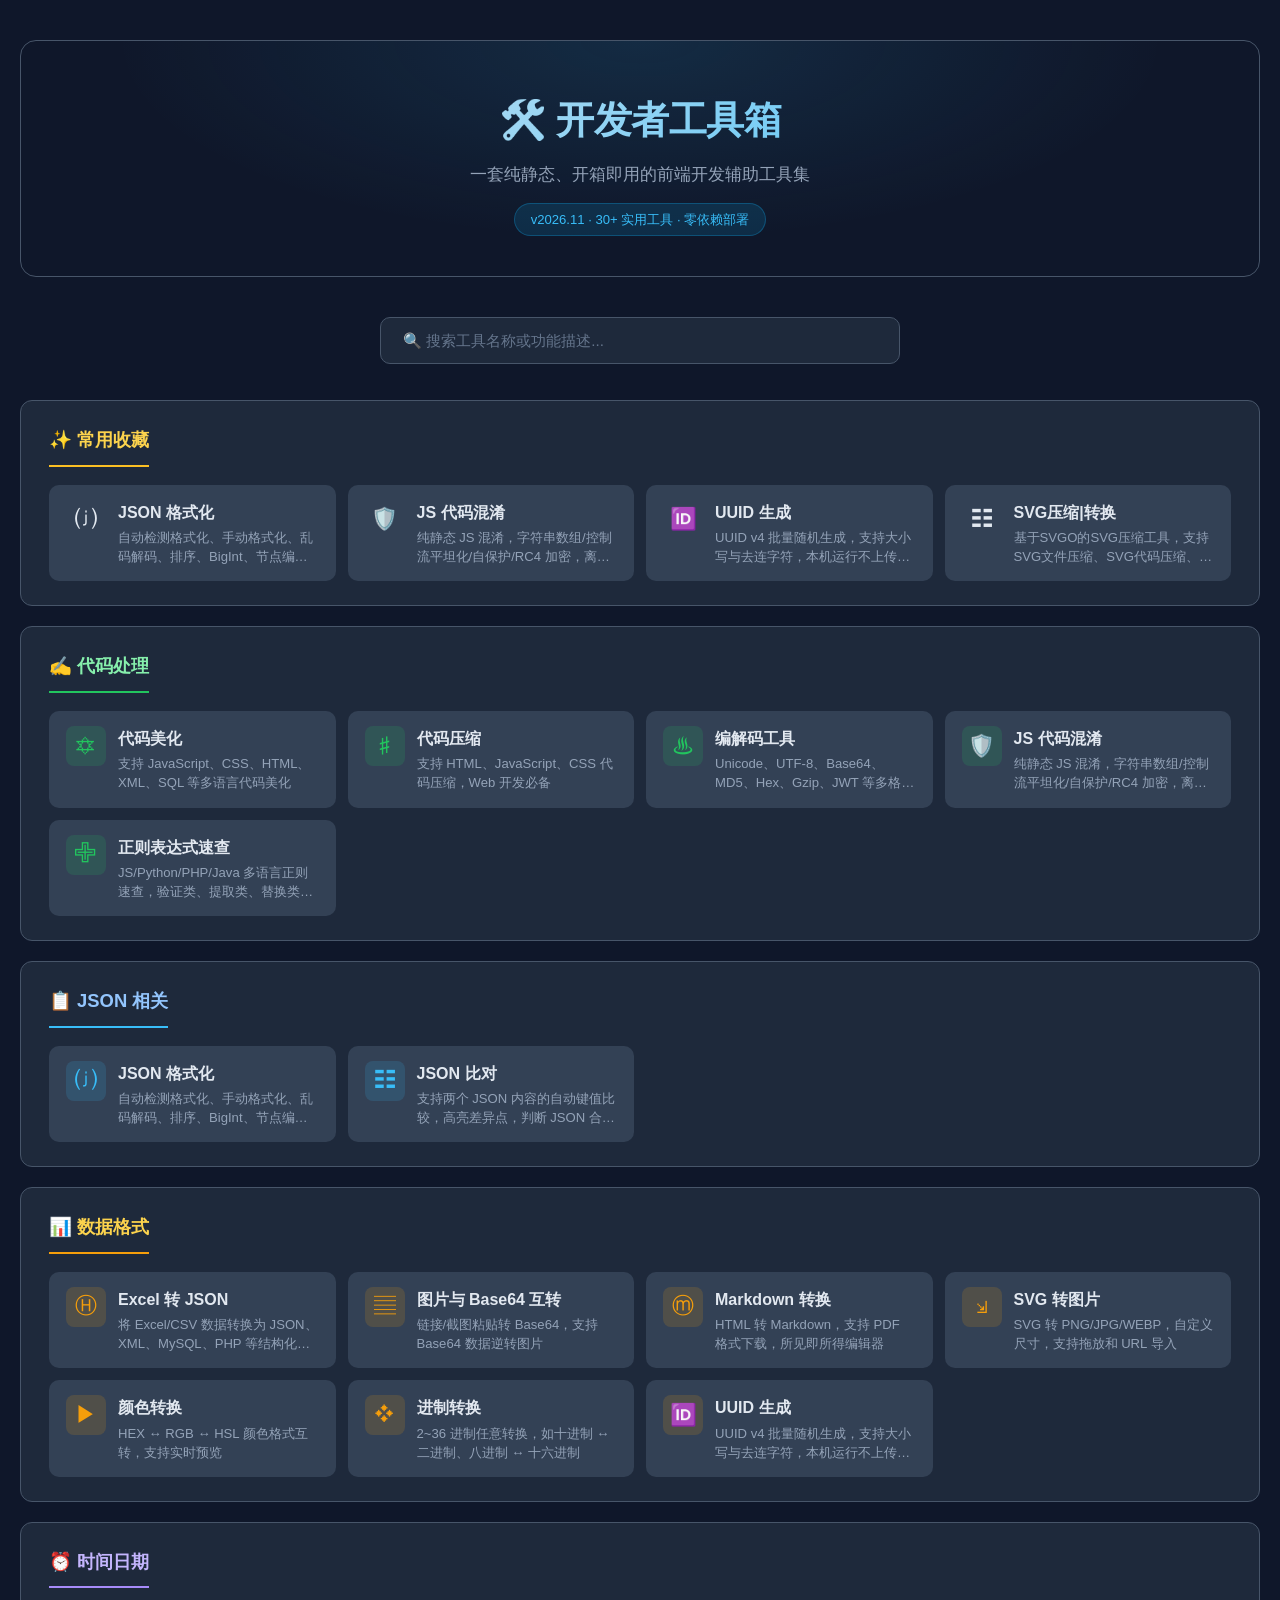
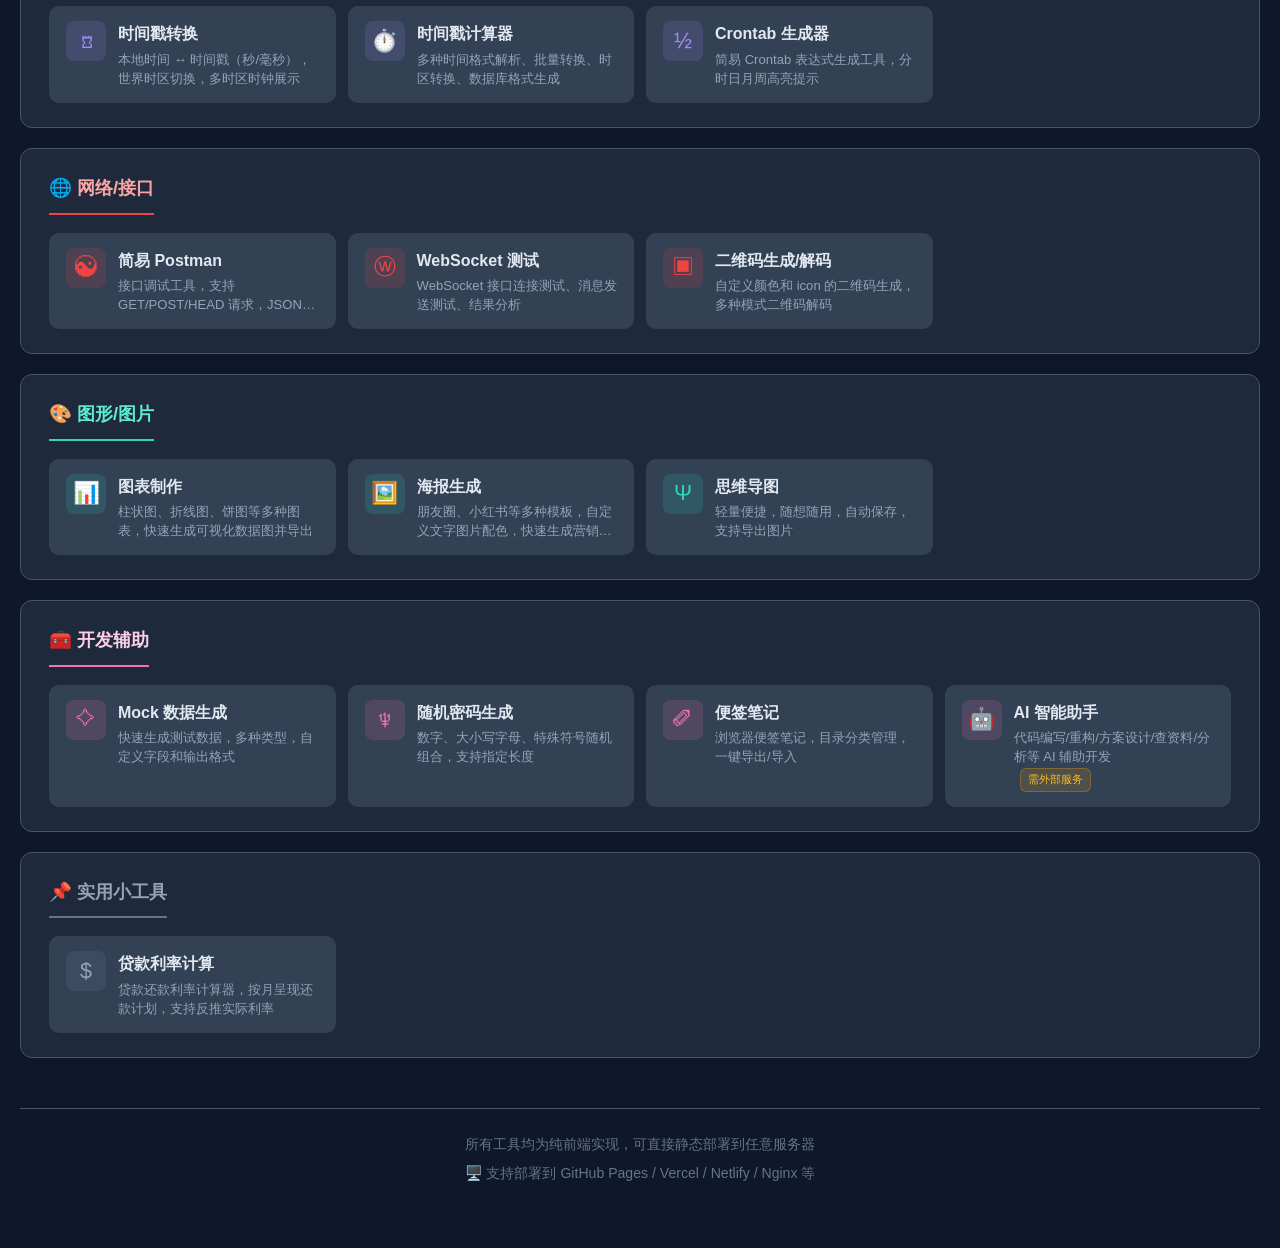
<file: index.html>
<!DOCTYPE html>
<html lang="zh-CN" class="custom-scroll">

    <head>
        <meta charset="UTF-8">
        <meta name="viewport" content="width=device-width, initial-scale=1.0">
        <title>开发者工具箱 - 前端开发必备工具集</title>
        <link rel="shortcut icon" type="image/svg+xml" href="./tool.svg">
        <link rel="icon" sizes="any" mask="" type="image/svg+xml" href="./tool.svg">
        <link rel="stylesheet" href="index.css">
    </head>

    <body>
        <div class="container">
            <div class="header">
                <h1>🛠️ 开发者工具箱</h1>
                <p>一套纯静态、开箱即用的前端开发辅助工具集</p>
                <div class="subtitle-badge">v2026.11 · 30+ 实用工具 · 零依赖部署</div>
            </div>
            <div class="search-box">
                <input type="text" id="searchInput" placeholder="🔍 搜索工具名称或功能描述...">
            </div>
            <!-- 常用收藏cat-fav -->
            <div class="category cat-fav" data-cat="fav">
                <h2 class="category-title">✨ 常用收藏</h2>
                <div class="tools-grid">
                    <a class="tool-card" href="json-format/index.html">
                        <div class="tool-icon">⒥</div>
                        <div class="tool-info">
                            <div class="tool-name">JSON 格式化</div>
                            <div class="tool-desc">自动检测格式化、手动格式化、乱码解码、排序、BigInt、节点编辑、下载</div>
                        </div>
                    </a>
                    <a class="tool-card" href="obfuscator/index.html">
                        <div class="tool-icon">🛡️</div>
                        <div class="tool-info">
                            <div class="tool-name">JS 代码混淆</div>
                            <div class="tool-desc">纯静态 JS 混淆，字符串数组/控制流平坦化/自保护/RC4 加密，离线可用</div>
                        </div>
                    </a>
                    <a class="tool-card" href="uuid/index.html">
                        <div class="tool-icon">🆔</div>
                        <div class="tool-info">
                            <div class="tool-name">UUID 生成</div>
                            <div class="tool-desc">UUID v4 批量随机生成，支持大小写与去连字符，本机运行不上传数据</div>
                        </div>
                    </a>
                    <a class="tool-card" href="svgo/index.html">
                        <div class="tool-icon">☷</div>
                        <div class="tool-info">
                            <div class="tool-name">SVG压缩|转换</div>
                            <div class="tool-desc">基于SVGO的SVG压缩工具，支持SVG文件压缩、SVG代码压缩、SVG转换为PNG图片</div>
                        </div>
                    </a>
                </div>
            </div>
            <!-- 代码处理 -->
            <div class="category cat-code" data-cat="code">
                <h2 class="category-title">✍ 代码处理</h2>
                <div class="tools-grid">
                    <a class="tool-card" href="code-beautify/index.html">
                        <div class="tool-icon">✡</div>
                        <div class="tool-info">
                            <div class="tool-name">代码美化</div>
                            <div class="tool-desc">支持 JavaScript、CSS、HTML、XML、SQL 等多语言代码美化</div>
                        </div>
                    </a>
                    <a class="tool-card" href="code-compress/index.html">
                        <div class="tool-icon">♯</div>
                        <div class="tool-info">
                            <div class="tool-name">代码压缩</div>
                            <div class="tool-desc">支持 HTML、JavaScript、CSS 代码压缩，Web 开发必备</div>
                        </div>
                    </a>
                    <a class="tool-card" href="en-decode/index.html">
                        <div class="tool-icon">♨</div>
                        <div class="tool-info">
                            <div class="tool-name">编解码工具</div>
                            <div class="tool-desc">Unicode、UTF-8、Base64、MD5、Hex、Gzip、JWT 等多格式编解码</div>
                        </div>
                    </a>
                    <a class="tool-card" href="obfuscator/index.html">
                        <div class="tool-icon">🛡️</div>
                        <div class="tool-info">
                            <div class="tool-name">JS 代码混淆</div>
                            <div class="tool-desc">纯静态 JS 混淆，字符串数组/控制流平坦化/自保护/RC4 加密，离线可用</div>
                        </div>
                    </a>
                    <a class="tool-card" href="regexp/index.html">
                        <div class="tool-icon">✙</div>
                        <div class="tool-info">
                            <div class="tool-name">正则表达式速查</div>
                            <div class="tool-desc">JS/Python/PHP/Java 多语言正则速查，验证类、提取类、替换类等常用模式</div>
                        </div>
                    </a>
                </div>
            </div>
            <!-- JSON 相关 -->
            <div class="category cat-json" data-cat="json">
                <h2 class="category-title">📋 JSON 相关</h2>
                <div class="tools-grid">
                    <a class="tool-card" href="json-format/index.html">
                        <div class="tool-icon">⒥</div>
                        <div class="tool-info">
                            <div class="tool-name">JSON 格式化</div>
                            <div class="tool-desc">自动检测格式化、手动格式化、乱码解码、排序、BigInt、节点编辑、下载</div>
                        </div>
                    </a>
                    <a class="tool-card" href="json-diff/index.html">
                        <div class="tool-icon">☷</div>
                        <div class="tool-info">
                            <div class="tool-name">JSON 比对</div>
                            <div class="tool-desc">支持两个 JSON 内容的自动键值比较，高亮差异点，判断 JSON 合法性</div>
                        </div>
                    </a>
                </div>
            </div>
            <!-- 数据格式 -->
            <div class="category cat-data" data-cat="data">
                <h2 class="category-title">📊 数据格式</h2>
                <div class="tools-grid">
                    <a class="tool-card" href="excel2json/index.html">
                        <div class="tool-icon">Ⓗ</div>
                        <div class="tool-info">
                            <div class="tool-name">Excel 转 JSON</div>
                            <div class="tool-desc">将 Excel/CSV 数据转换为 JSON、XML、MySQL、PHP 等结构化格式</div>
                        </div>
                    </a>
                    <a class="tool-card" href="image-base64/index.html">
                        <div class="tool-icon">▤</div>
                        <div class="tool-info">
                            <div class="tool-name">图片与 Base64 互转</div>
                            <div class="tool-desc">链接/截图粘贴转 Base64，支持 Base64 数据逆转图片</div>
                        </div>
                    </a>
                    <a class="tool-card" href="html2markdown/index.html">
                        <div class="tool-icon">ⓜ</div>
                        <div class="tool-info">
                            <div class="tool-name">Markdown 转换</div>
                            <div class="tool-desc">HTML 转 Markdown，支持 PDF 格式下载，所见即所得编辑器</div>
                        </div>
                    </a>
                    <a class="tool-card" href="svg-converter/index.html">
                        <div class="tool-icon">⇲</div>
                        <div class="tool-info">
                            <div class="tool-name">SVG 转图片</div>
                            <div class="tool-desc">SVG 转 PNG/JPG/WEBP，自定义尺寸，支持拖放和 URL 导入</div>
                        </div>
                    </a>
                    <a class="tool-card" href="trans-color/index.html">
                        <div class="tool-icon">▶</div>
                        <div class="tool-info">
                            <div class="tool-name">颜色转换</div>
                            <div class="tool-desc">HEX ↔ RGB ↔ HSL 颜色格式互转，支持实时预览</div>
                        </div>
                    </a>
                    <a class="tool-card" href="trans-radix/index.html">
                        <div class="tool-icon">❖</div>
                        <div class="tool-info">
                            <div class="tool-name">进制转换</div>
                            <div class="tool-desc">2~36 进制任意转换，如十进制 ↔ 二进制、八进制 ↔ 十六进制</div>
                        </div>
                    </a>
                    <a class="tool-card" href="uuid/index.html">
                        <div class="tool-icon">🆔</div>
                        <div class="tool-info">
                            <div class="tool-name">UUID 生成</div>
                            <div class="tool-desc">UUID v4 批量随机生成，支持大小写与去连字符，本机运行不上传数据</div>
                        </div>
                    </a>
                </div>
            </div>
            <!-- 时间日期 -->
            <div class="category cat-time" data-cat="time">
                <h2 class="category-title">⏰ 时间日期</h2>
                <div class="tools-grid">
                    <a class="tool-card" href="timestamp/index.html">
                        <div class="tool-icon">♖</div>
                        <div class="tool-info">
                            <div class="tool-name">时间戳转换</div>
                            <div class="tool-desc">本地时间 ↔ 时间戳（秒/毫秒），世界时区切换，多时区时钟展示</div>
                        </div>
                    </a>
                    <a class="tool-card" href="datetime-calc/index.html">
                        <div class="tool-icon">⏱️</div>
                        <div class="tool-info">
                            <div class="tool-name">时间戳计算器</div>
                            <div class="tool-desc">多种时间格式解析、批量转换、时区转换、数据库格式生成</div>
                        </div>
                    </a>
                    <a class="tool-card" href="crontab/index.html">
                        <div class="tool-icon">½</div>
                        <div class="tool-info">
                            <div class="tool-name">Crontab 生成器</div>
                            <div class="tool-desc">简易 Crontab 表达式生成工具，分时日月周高亮提示</div>
                        </div>
                    </a>
                </div>
            </div>
            <!-- 网络/接口 -->
            <div class="category cat-net" data-cat="net">
                <h2 class="category-title">🌐 网络/接口</h2>
                <div class="tools-grid">
                    <a class="tool-card" href="postman/index.html">
                        <div class="tool-icon">☯</div>
                        <div class="tool-info">
                            <div class="tool-name">简易 Postman</div>
                            <div class="tool-desc">接口调试工具，支持 GET/POST/HEAD 请求，JSON 内容自动格式化</div>
                        </div>
                    </a>
                    <a class="tool-card" href="websocket/index.html">
                        <div class="tool-icon">ⓦ</div>
                        <div class="tool-info">
                            <div class="tool-name">WebSocket 测试</div>
                            <div class="tool-desc">WebSocket 接口连接测试、消息发送测试、结果分析</div>
                        </div>
                    </a>
                    <a class="tool-card" href="qr-code/index.html">
                        <div class="tool-icon">▣</div>
                        <div class="tool-info">
                            <div class="tool-name">二维码生成/解码</div>
                            <div class="tool-desc">自定义颜色和 icon 的二维码生成，多种模式二维码解码</div>
                        </div>
                    </a>
                </div>
            </div>
            <!-- 图形/图片 -->
            <div class="category cat-graphic" data-cat="graphic">
                <h2 class="category-title">🎨 图形/图片</h2>
                <div class="tools-grid">
                    <a class="tool-card" href="chart-maker/index.html">
                        <div class="tool-icon">📊</div>
                        <div class="tool-info">
                            <div class="tool-name">图表制作</div>
                            <div class="tool-desc">柱状图、折线图、饼图等多种图表，快速生成可视化数据图并导出</div>
                        </div>
                    </a>
                    <a class="tool-card" href="poster-maker/index.html">
                        <div class="tool-icon">🖼️</div>
                        <div class="tool-info">
                            <div class="tool-name">海报生成</div>
                            <div class="tool-desc">朋友圈、小红书等多种模板，自定义文字图片配色，快速生成营销海报</div>
                        </div>
                    </a>
                    <a class="tool-card" href="naotu/index.html">
                        <div class="tool-icon">Ψ</div>
                        <div class="tool-info">
                            <div class="tool-name">思维导图</div>
                            <div class="tool-desc">轻量便捷，随想随用，自动保存，支持导出图片</div>
                        </div>
                    </a>
                </div>
            </div>
            <!-- 开发辅助 -->
            <div class="category cat-dev" data-cat="dev">
                <h2 class="category-title">🧰 开发辅助</h2>
                <div class="tools-grid">
                    <a class="tool-card" href="mock-data/index.html">
                        <div class="tool-icon">⟡</div>
                        <div class="tool-info">
                            <div class="tool-name">Mock 数据生成</div>
                            <div class="tool-desc">快速生成测试数据，多种类型，自定义字段和输出格式</div>
                        </div>
                    </a>
                    <a class="tool-card" href="password/index.html">
                        <div class="tool-icon">♆</div>
                        <div class="tool-info">
                            <div class="tool-name">随机密码生成</div>
                            <div class="tool-desc">数字、大小写字母、特殊符号随机组合，支持指定长度</div>
                        </div>
                    </a>
                    <a class="tool-card" href="sticky-notes/index.html">
                        <div class="tool-icon">✐</div>
                        <div class="tool-info">
                            <div class="tool-name">便签笔记</div>
                            <div class="tool-desc">浏览器便签笔记，目录分类管理，一键导出/导入</div>
                        </div>
                    </a>
                    <a class="tool-card" href="aiagent/index.html">
                        <div class="tool-icon">🤖</div>
                        <div class="tool-info">
                            <div class="tool-name">AI 智能助手</div>
                            <div class="tool-desc">代码编写/重构/方案设计/查资料/分析等 AI 辅助开发</div>
                            <span class="external-badge">需外部服务</span>
                        </div>
                    </a>
                </div>
            </div>
            <!-- 其他工具 -->
            <div class="category cat-other" data-cat="other">
                <h2 class="category-title">📌 实用小工具</h2>
                <div class="tools-grid">
                    <a class="tool-card" href="loan-rate/index.html">
                        <div class="tool-icon">$</div>
                        <div class="tool-info">
                            <div class="tool-name">贷款利率计算</div>
                            <div class="tool-desc">贷款还款利率计算器，按月呈现还款计划，支持反推实际利率</div>
                        </div>
                    </a>
                </div>
            </div>
            <div class="footer">
                <p>所有工具均为纯前端实现，可直接静态部署到任意服务器</p>
                <p style="margin-top: 6px;">🖥️ 支持部署到 GitHub Pages / Vercel / Netlify / Nginx 等</p>
            </div>
        </div>
        <script>
            // 搜索过滤
            (function () {
                const input = document.getElementById('searchInput');
                const categories = document.querySelectorAll('.category');
                const cards = document.querySelectorAll('.tool-card');

                input.addEventListener('input', function (e) {
                    const kw = e.target.value.trim().toLowerCase();
                    let visibleCategories = 0;

                    if (!kw) {
                        categories.forEach(c => c.classList.remove('hide'));
                        cards.forEach(c => c.classList.remove('hide'));
                        return;
                    }

                    categories.forEach(cat => {
                        let hasVisibleCard = false;
                        const catCards = cat.querySelectorAll('.tool-card');
                        catCards.forEach(card => {
                            const text = card.textContent.toLowerCase();
                            if (text.includes(kw)) {
                                card.classList.remove('hide');
                                hasVisibleCard = true;
                            } else {
                                card.classList.add('hide');
                            }
                        });
                        if (hasVisibleCard) {
                            cat.classList.remove('hide');
                            visibleCategories++;
                        } else {
                            cat.classList.add('hide');
                        }
                    });
                });
            })();
        </script>
    </body>

</html>
</file>
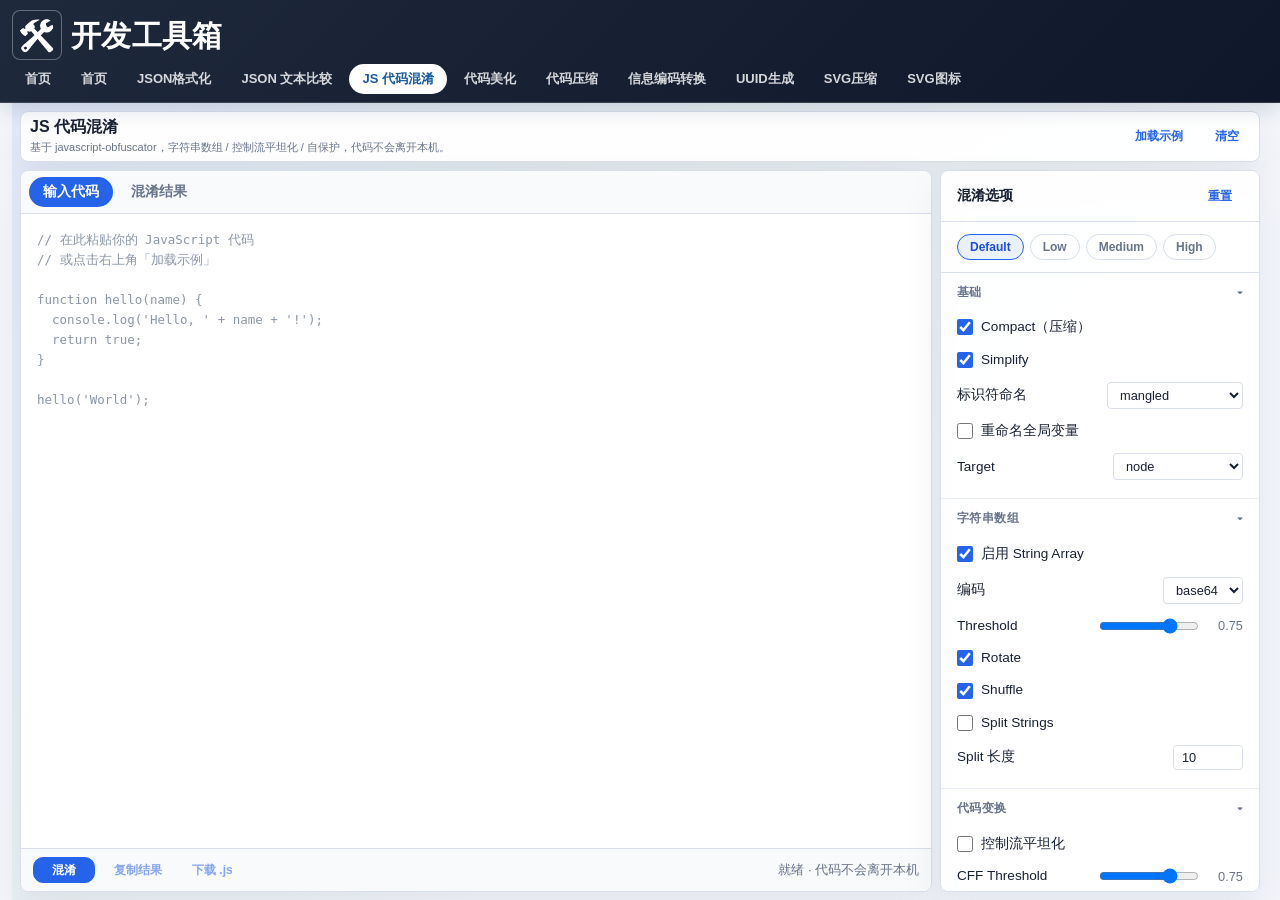
<file: obfuscator/index.html>
<!DOCTYPE html>
<html lang="zh-CN">

<head>
  <meta charset="UTF-8" />
  <meta name="viewport" content="width=device-width, initial-scale=1.0" />
  <title>JS Obfuscator - 纯静态版</title>
  <link rel="stylesheet" href="index.css" />
  <link rel="stylesheet" href="../site-header.css" />
</head>

<body>
  <!-- ========== 站点 Header：品牌 + 横向导航 ========== -->
  <header class="fh-site-header">
    <div class="fh-site-inner">
      <a href="../index.html" class="fh-site-brand">
        <span class="fh-site-logo"></span>
        <span class="fh-site-name">开发工具箱</span>
      </a>
      <nav aria-label="站点导航">
        <ul class="fh-site-nav">
            <li><a href="../index.html">首页</a></li>
                    <li><a href="../index.html">首页</a></li>
                    <li><a href="../json-format/index.html">JSON格式化</a></li>
                    <li><a href="../json-diff/index.html">JSON 文本比较</a></li>
                    <li><a href="../obfuscator/index.html" class="is-active">JS 代码混淆</a></li>
                    <li><a href="../code-beautify/index.html">代码美化</a></li>
                    <li><a href="../code-compress/index.html">代码压缩</a></li>
                    <li><a href="../en-decode/index.html">信息编码转换</a></li>
                    <li><a href="../uuid/index.html">UUID生成</a></li>
                    <li><a href="../svgo/index.html">SVG压缩</a></li>
                    <li><a href="../svgico/index.html">SVG图标</a></li>
        </ul>
      </nav>
    </div>
  </header>

  <div class="fh-app">
    <header class="fh-tool-header">
      <div class="fh-header-stack">
        <div class="fh-brand-block">
          <h1>JS 代码混淆</h1>
        </div>
        <p class="fh-mode-note">基于 javascript-obfuscator，字符串数组 / 控制流平坦化 / 自保护，代码不会离开本机。</p>
      </div>
      <div class="fh-header-right">
        <button class="btn btn-secondary" id="btnLoadExample">加载示例</button>
        <button class="btn btn-secondary" id="btnClear">清空</button>
      </div>
    </header>

    <main>
      <div class="editor-area">
        <div class="tabs">
          <button class="tab active" data-tab="input">输入代码</button>
          <button class="tab" data-tab="output">混淆结果</button>
        </div>
        <div class="panels">
          <div class="panel active" id="panel-input">
            <textarea id="input"
              placeholder="// 在此粘贴你的 JavaScript 代码&#10;// 或点击右上角「加载示例」&#10;&#10;function hello(name) {&#10;  console.log('Hello, ' + name + '!');&#10;  return true;&#10;}&#10;&#10;hello('World');"
              spellcheck="false"></textarea>
          </div>
          <div class="panel" id="panel-output">
            <textarea id="output" placeholder="混淆后的代码会显示在这里…" spellcheck="false" readonly></textarea>
          </div>
        </div>
        <div class="toolbar">
          <button class="btn btn-primary" id="btnObfuscate">
            <span id="btnText">混淆</span>
          </button>
          <button class="btn btn-secondary" id="btnCopy" disabled>复制结果</button>
          <button class="btn btn-secondary" id="btnDownload" disabled>下载 .js</button>
          <span class="status" id="status">就绪 · 代码不会离开本机</span>
        </div>
      </div>

      <aside class="sidebar">
        <div class="sidebar-header">
          混淆选项
          <button class="btn btn-secondary" id="btnResetOpts" style="padding:4px 10px;font-size:0.75rem">重置</button>
        </div>

        <div class="presets">
          <button class="preset active" data-preset="default">Default</button>
          <button class="preset" data-preset="low">Low</button>
          <button class="preset" data-preset="medium">Medium</button>
          <button class="preset" data-preset="high">High</button>
        </div>

        <!-- Basic -->
        <div class="option-group">
          <div class="option-group-title">基础</div>
          <div class="option-body">
            <div class="opt">
              <label><input type="checkbox" id="opt-compact" checked> Compact（压缩）</label>
            </div>
            <div class="opt">
              <label><input type="checkbox" id="opt-simplify" checked> Simplify</label>
            </div>
            <div class="opt">
              <label>标识符命名</label>
              <select id="opt-identifierNamesGenerator">
                <option value="mangled" selected>mangled</option>
                <option value="mangled-shuffled">mangled-shuffled</option>
                <option value="hexadecimal">hexadecimal</option>
              </select>
            </div>
            <div class="opt">
              <label><input type="checkbox" id="opt-renameGlobals"> 重命名全局变量</label>
            </div>
            <div class="opt">
              <label>Target</label>
              <select id="opt-target">
                <option value="node" selected>node</option>
                <option value="browser">browser</option>
                <option value="browser-no-eval">browser-no-eval</option>
              </select>
            </div>
          </div>
        </div>

        <!-- String Array -->
        <div class="option-group">
          <div class="option-group-title">字符串数组</div>
          <div class="option-body">
            <div class="opt">
              <label><input type="checkbox" id="opt-stringArray" checked> 启用 String Array</label>
            </div>
            <div class="opt">
              <label>编码</label>
              <select id="opt-stringArrayEncoding">
                <option value="none">none</option>
                <option value="base64" selected>base64</option>
                <option value="rc4">rc4</option>
              </select>
            </div>
            <div class="opt">
              <label>Threshold</label>
              <input type="range" id="opt-stringArrayThreshold" min="0" max="1" step="0.05" value="0.75">
              <span class="range-val" id="val-stringArrayThreshold">0.75</span>
            </div>
            <div class="opt">
              <label><input type="checkbox" id="opt-stringArrayRotate" checked> Rotate</label>
            </div>
            <div class="opt">
              <label><input type="checkbox" id="opt-stringArrayShuffle" checked> Shuffle</label>
            </div>
            <div class="opt">
              <label><input type="checkbox" id="opt-splitStrings"> Split Strings</label>
            </div>
            <div class="opt">
              <label>Split 长度</label>
              <input type="number" id="opt-splitStringsChunkLength" min="1" value="10" style="width:70px">
            </div>
          </div>
        </div>

        <!-- Transforms -->
        <div class="option-group">
          <div class="option-group-title">代码变换</div>
          <div class="option-body">
            <div class="opt">
              <label><input type="checkbox" id="opt-controlFlowFlattening"> 控制流平坦化</label>
            </div>
            <div class="opt">
              <label>CFF Threshold</label>
              <input type="range" id="opt-controlFlowFlatteningThreshold" min="0" max="1" step="0.05" value="0.75">
              <span class="range-val" id="val-controlFlowFlatteningThreshold">0.75</span>
            </div>
            <div class="opt">
              <label><input type="checkbox" id="opt-deadCodeInjection"> 死代码注入</label>
            </div>
            <div class="opt">
              <label>DCI Threshold</label>
              <input type="range" id="opt-deadCodeInjectionThreshold" min="0" max="1" step="0.05" value="0.4">
              <span class="range-val" id="val-deadCodeInjectionThreshold">0.4</span>
            </div>
            <div class="opt">
              <label><input type="checkbox" id="opt-numbersToExpressions"> 数字转表达式</label>
            </div>
            <div class="opt">
              <label><input type="checkbox" id="opt-transformObjectKeys"> 转换对象键</label>
            </div>
            <div class="opt">
              <label><input type="checkbox" id="opt-unicodeEscapeSequence"> Unicode 转义</label>
            </div>
          </div>
        </div>

        <!-- Protection -->
        <div class="option-group">
          <div class="option-group-title">防护</div>
          <div class="option-body">
            <div class="opt">
              <label><input type="checkbox" id="opt-selfDefending"> Self Defending</label>
            </div>
            <div class="opt">
              <label><input type="checkbox" id="opt-debugProtection"> Debug Protection</label>
            </div>
            <div class="opt">
              <label><input type="checkbox" id="opt-disableConsoleOutput"> 禁用 console</label>
            </div>
          </div>
        </div>

        <p class="hint">
          基于开源库 <a href="https://github.com/javascript-obfuscator/javascript-obfuscator" target="_blank"
            rel="noopener">javascript-obfuscator</a>。<br>
          所有处理均在浏览器本地完成，代码不会上传。<br>
          高强度选项（控制流 + 死代码）会显著增大体积并降低运行性能。
        </p>
      </aside>
    </main>
  </div>

  <div class="toast" id="toast"></div>

  <!-- javascript-obfuscator 官方浏览器构建（已本地化到本工具目录，纯静态离线运行，无需网络） -->
  <script src="javascript-obfuscator.browser.js"></script>
  <script src="index.js"></script>
  <script src="../site-header.js"></script>
</body>

</html>
</file>
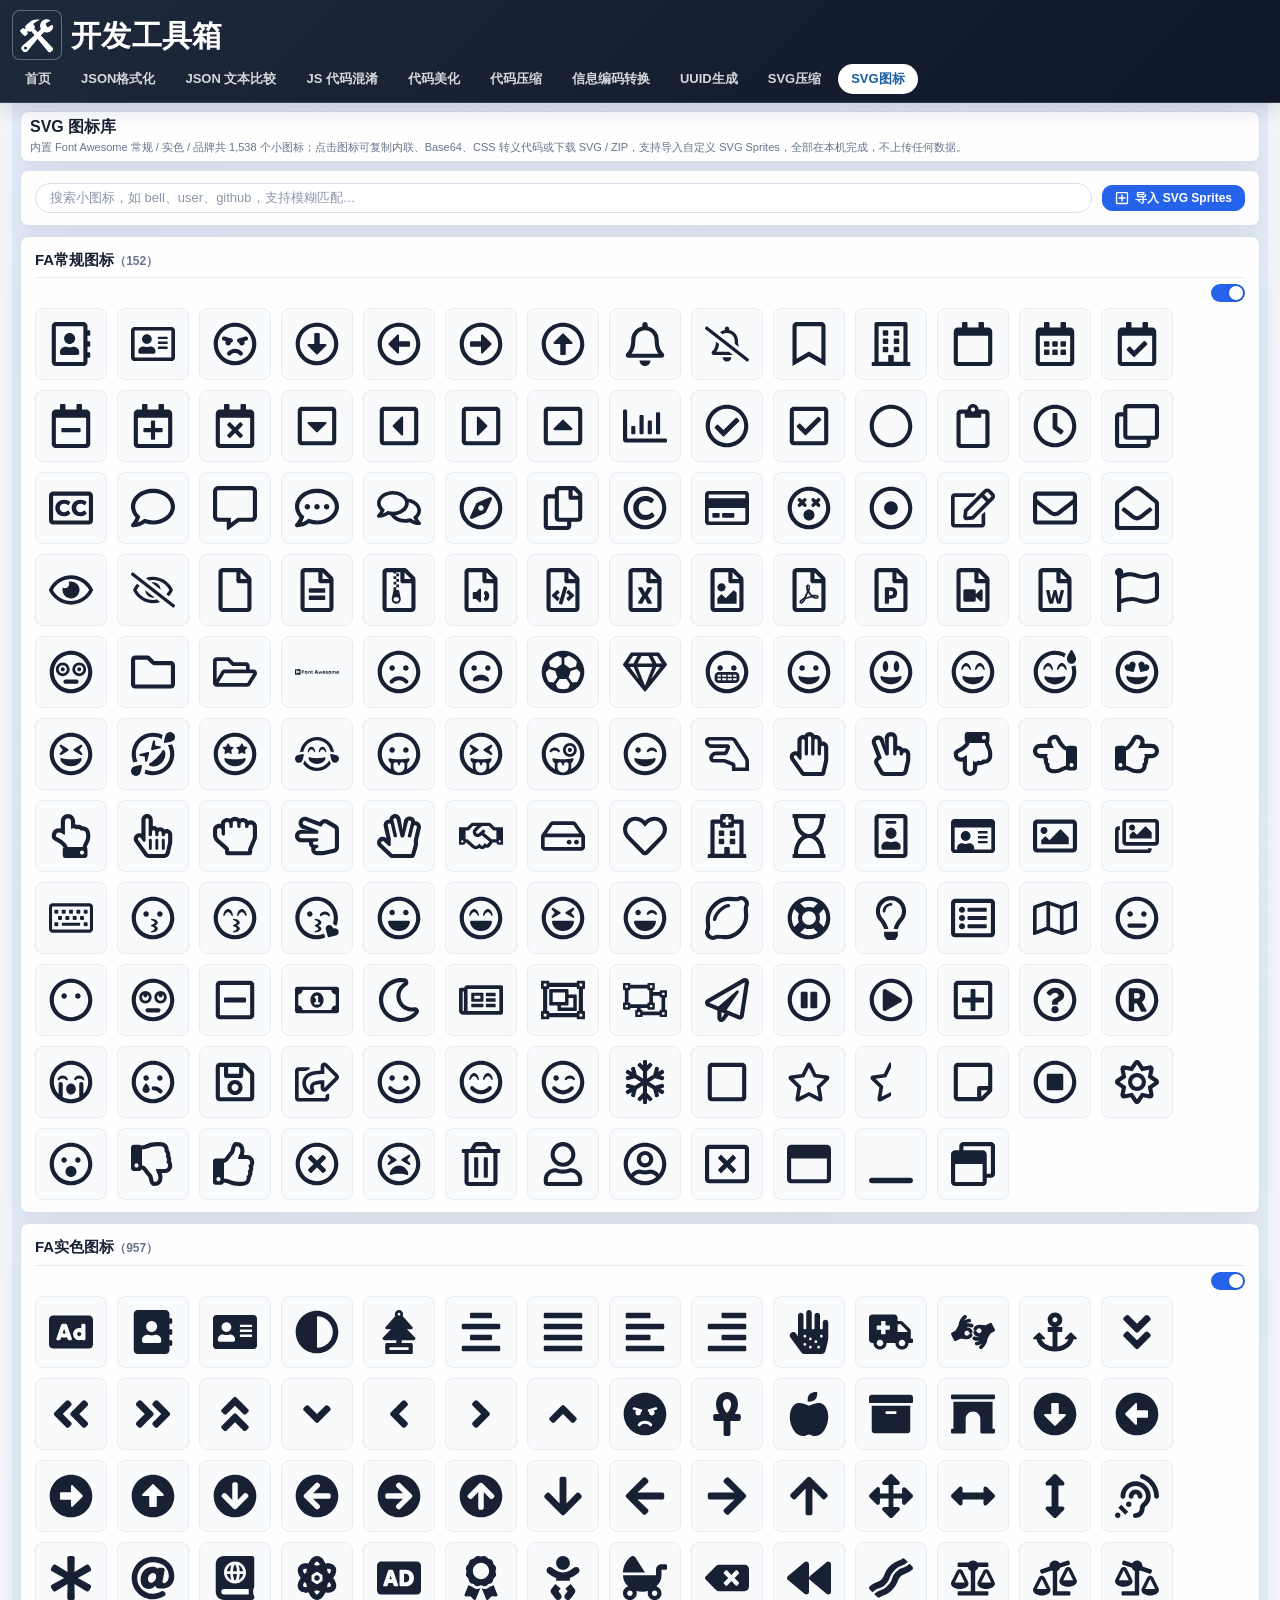
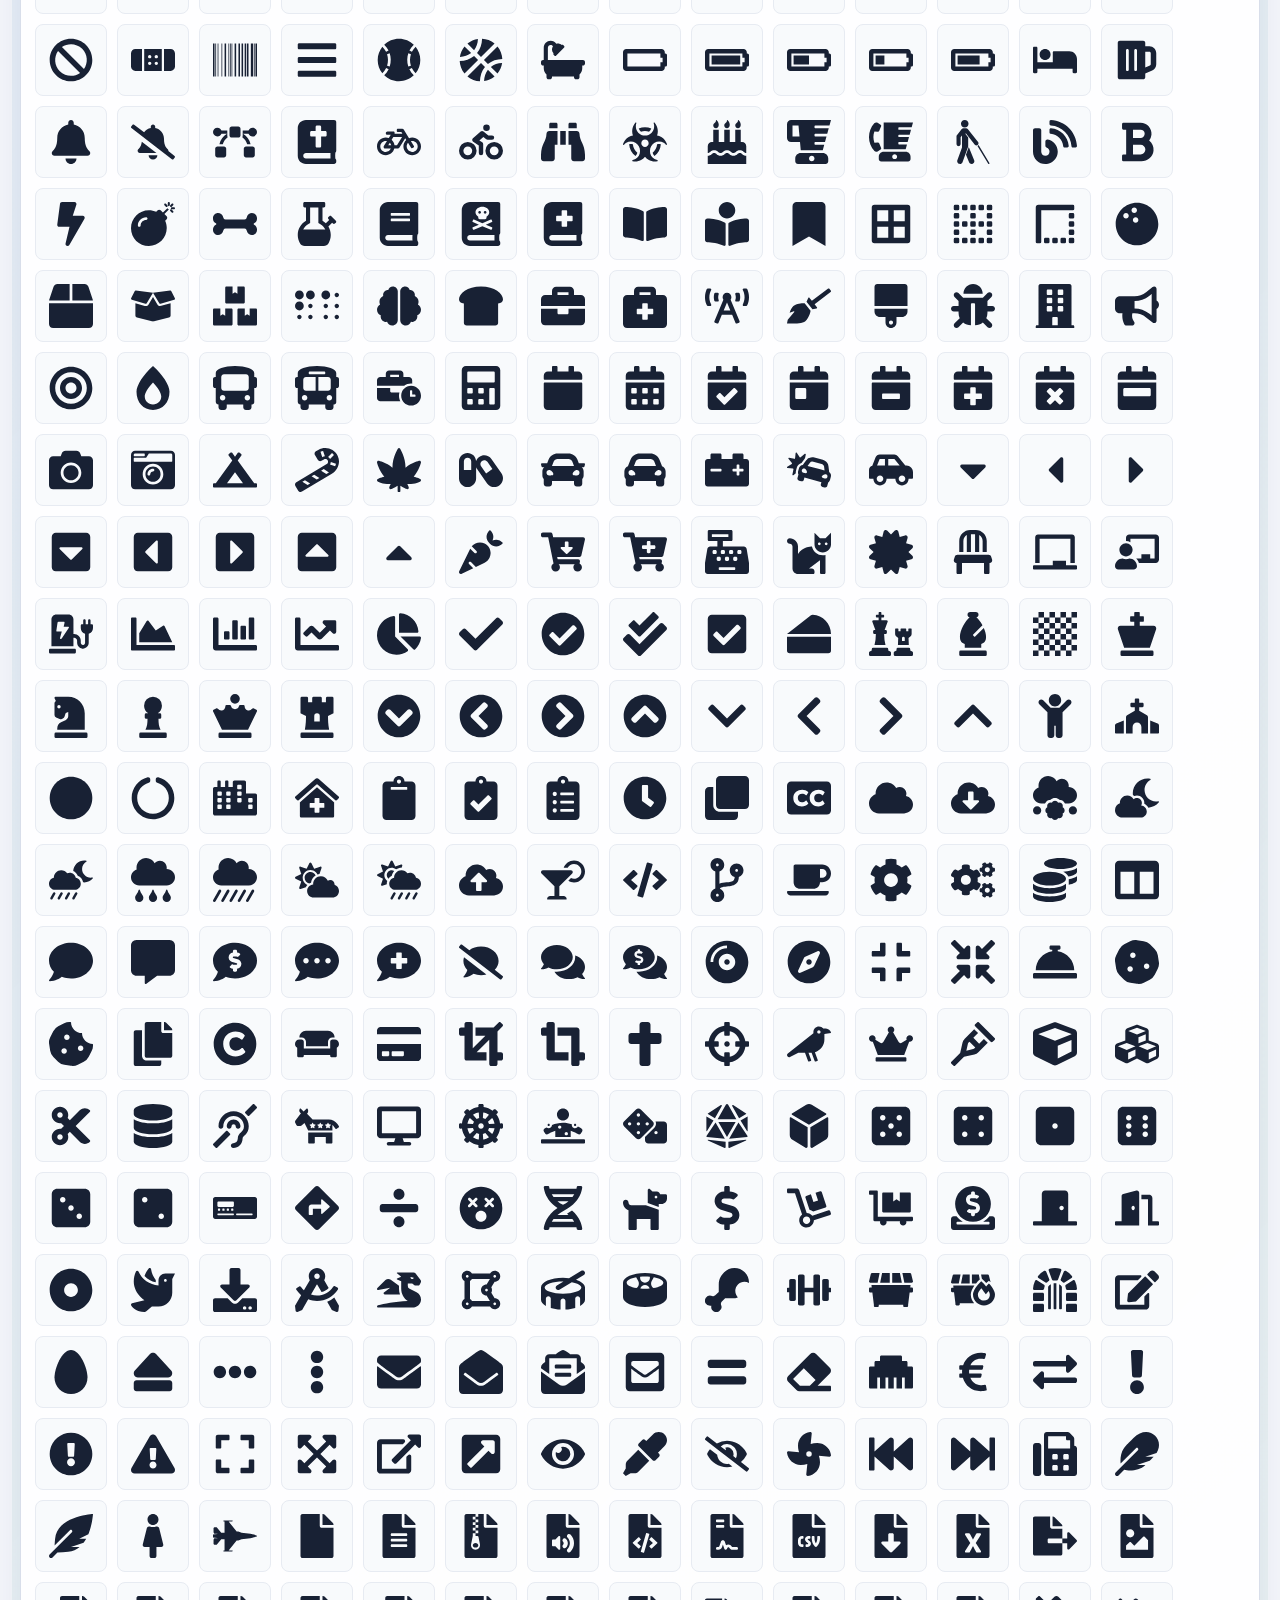
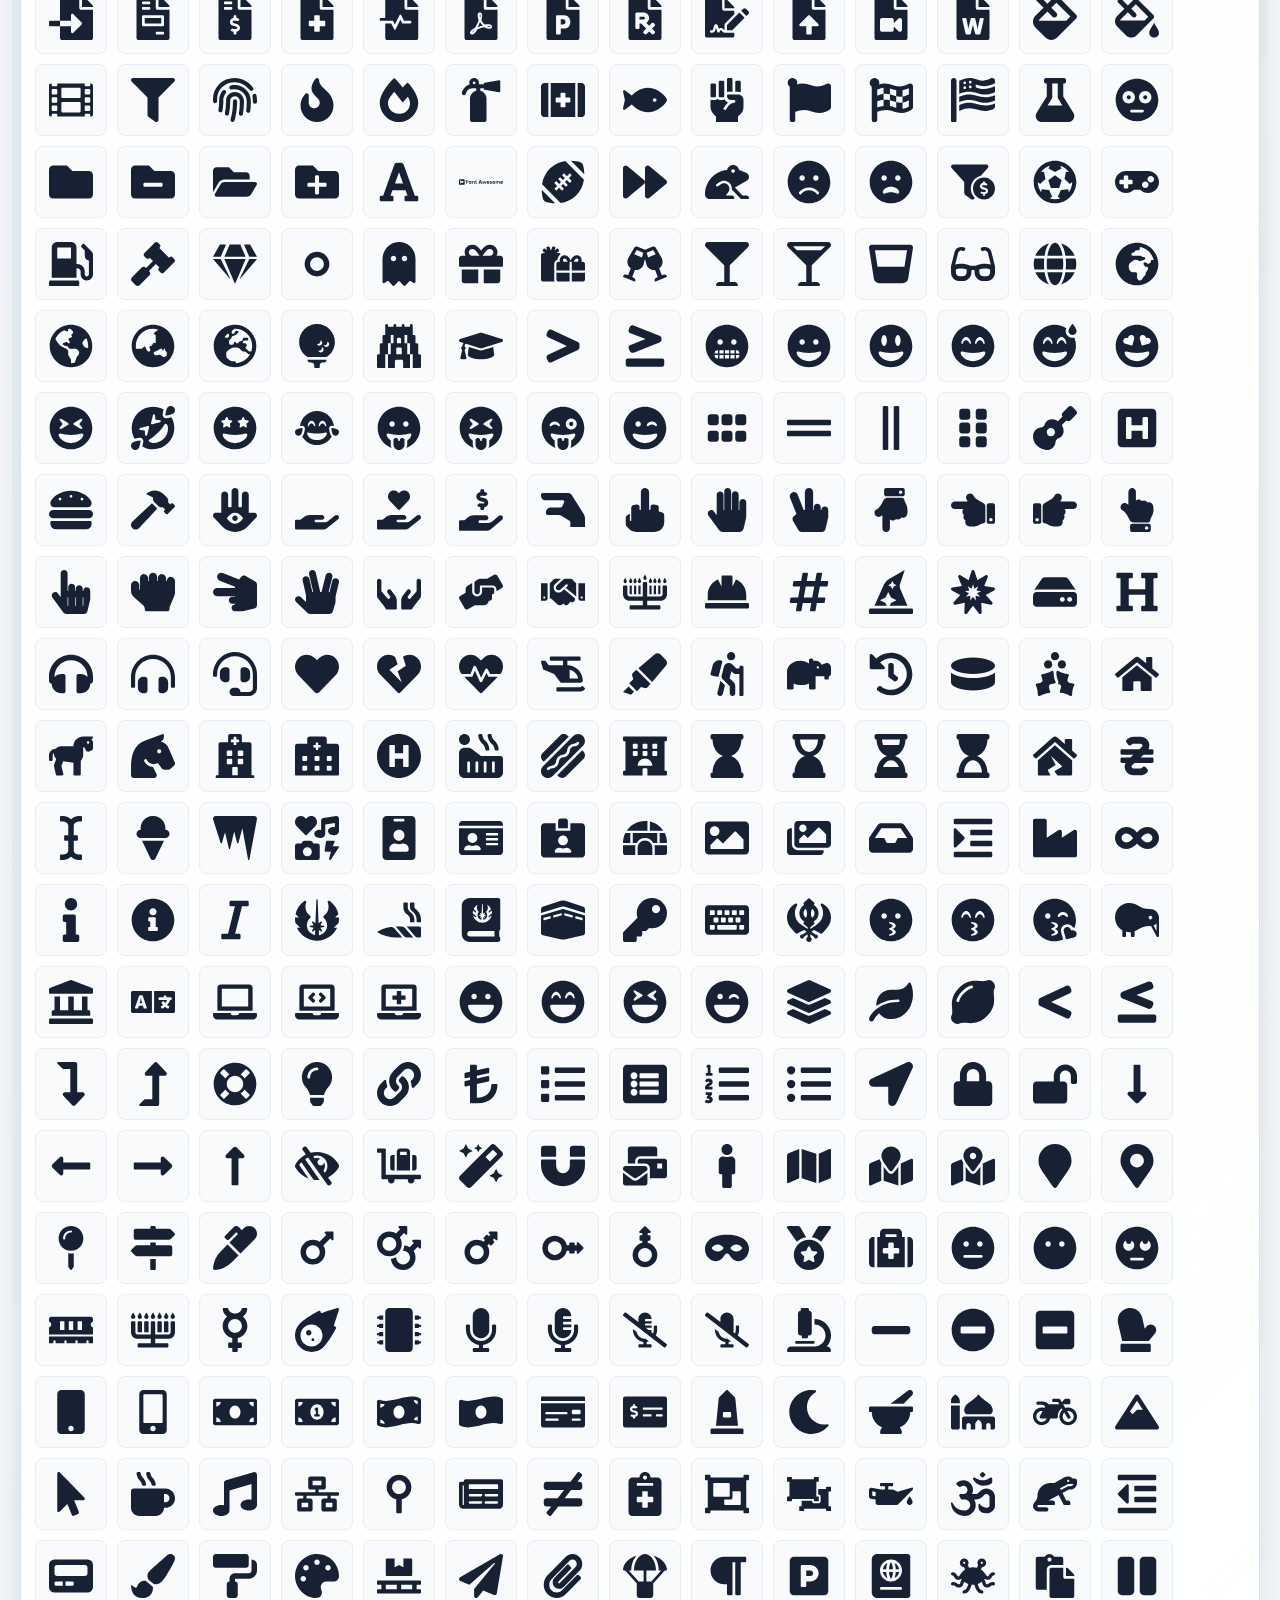
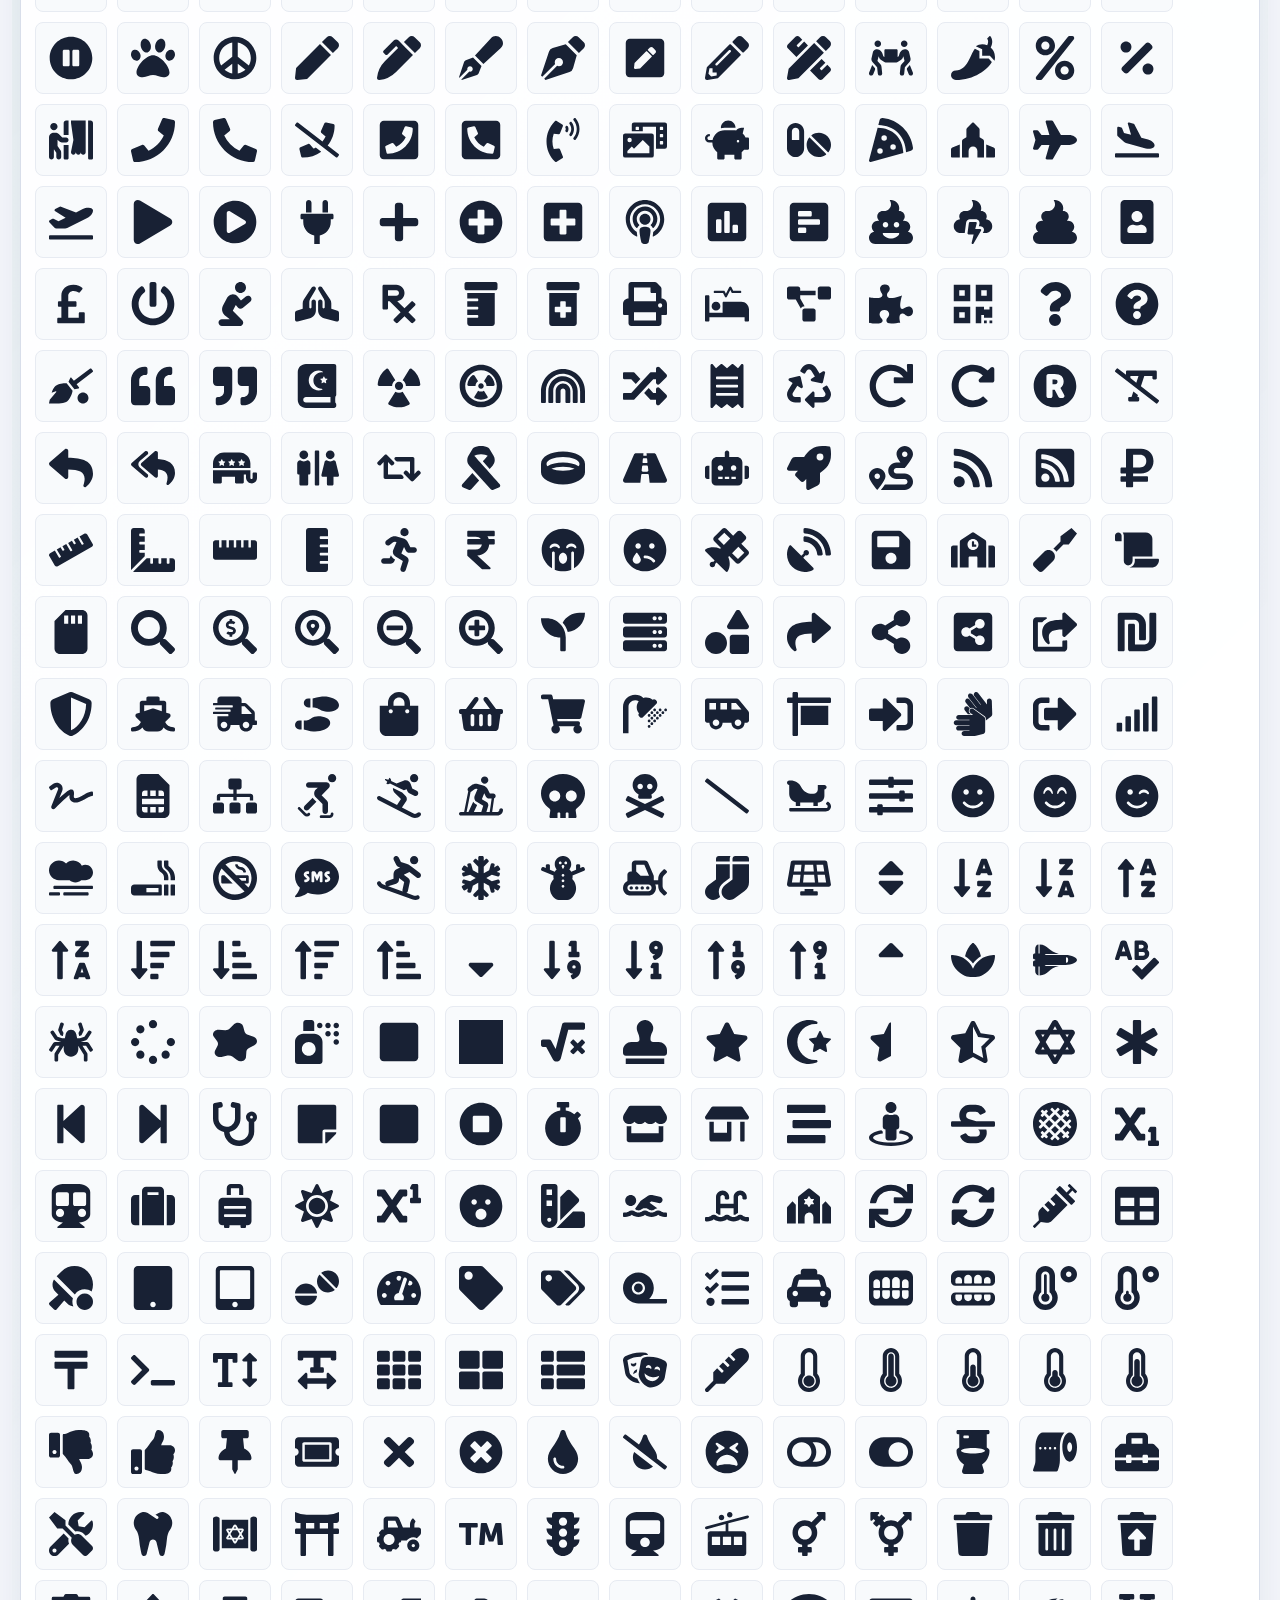
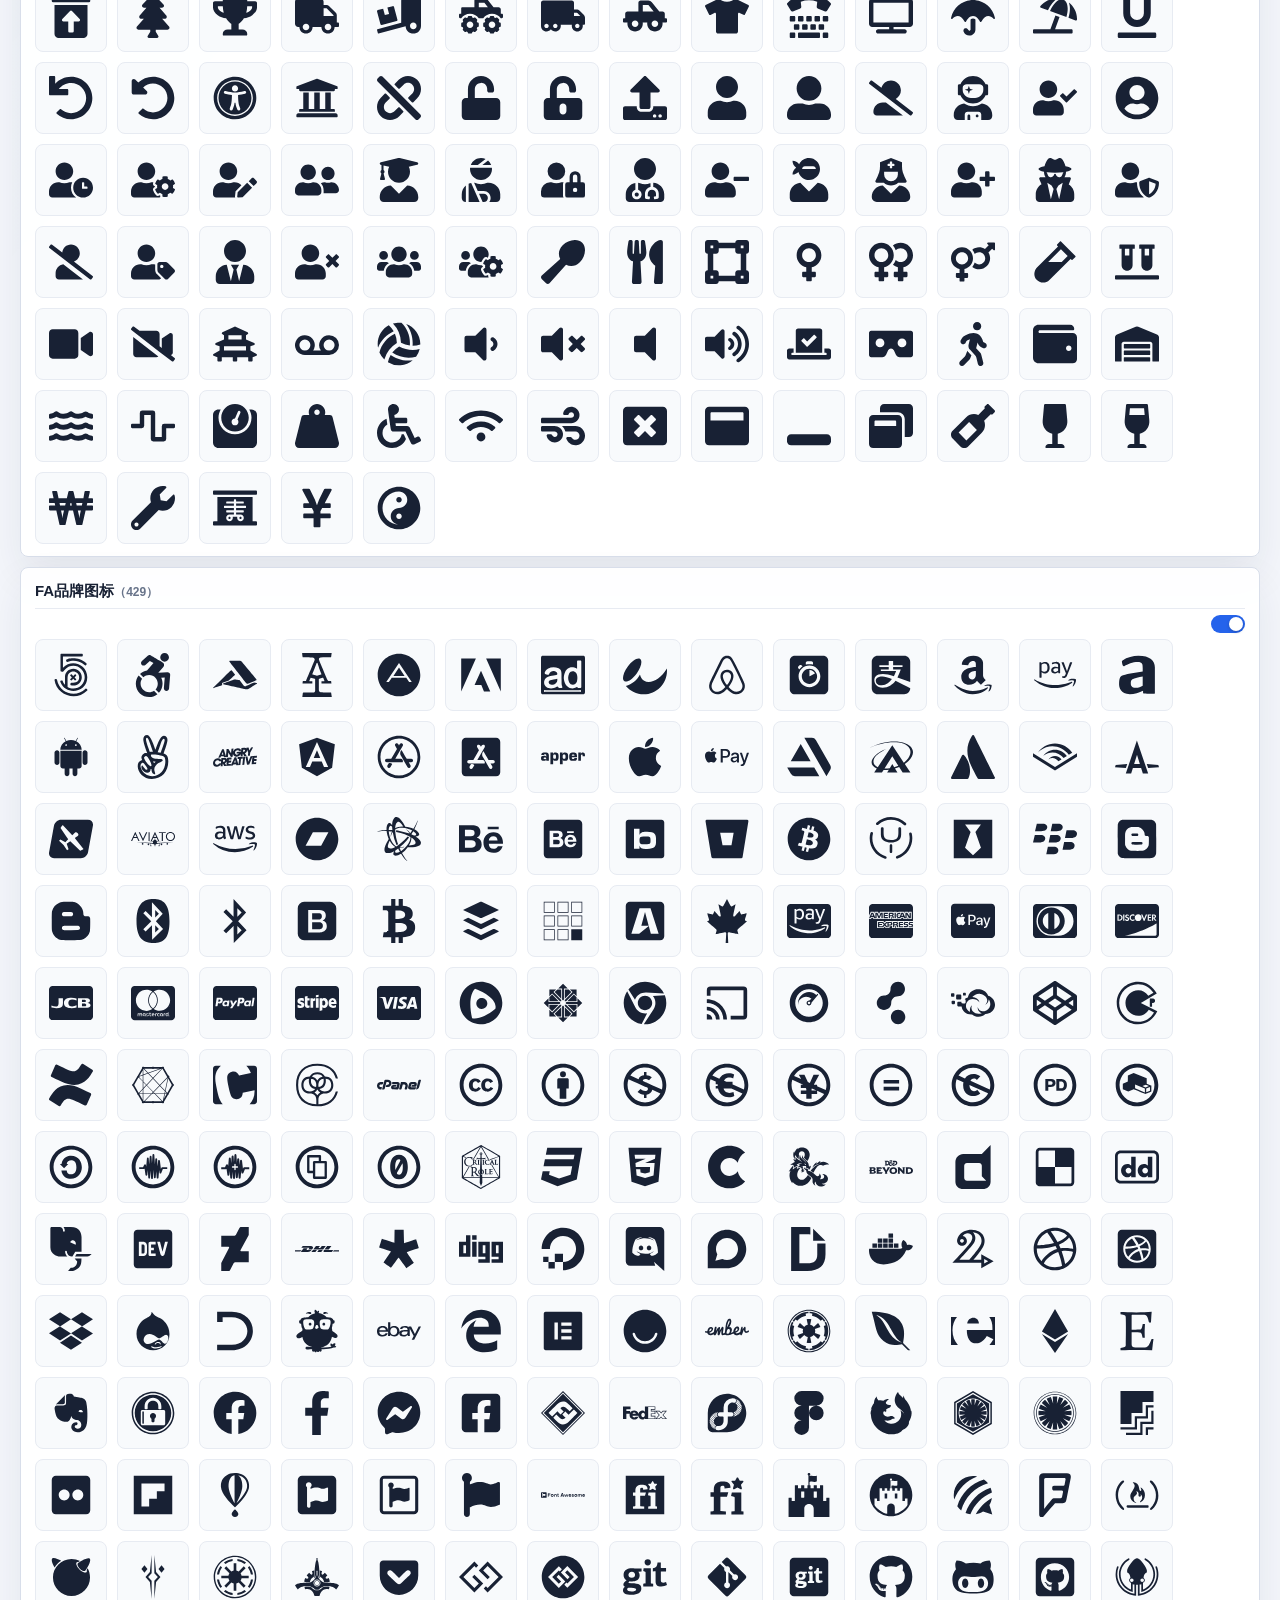
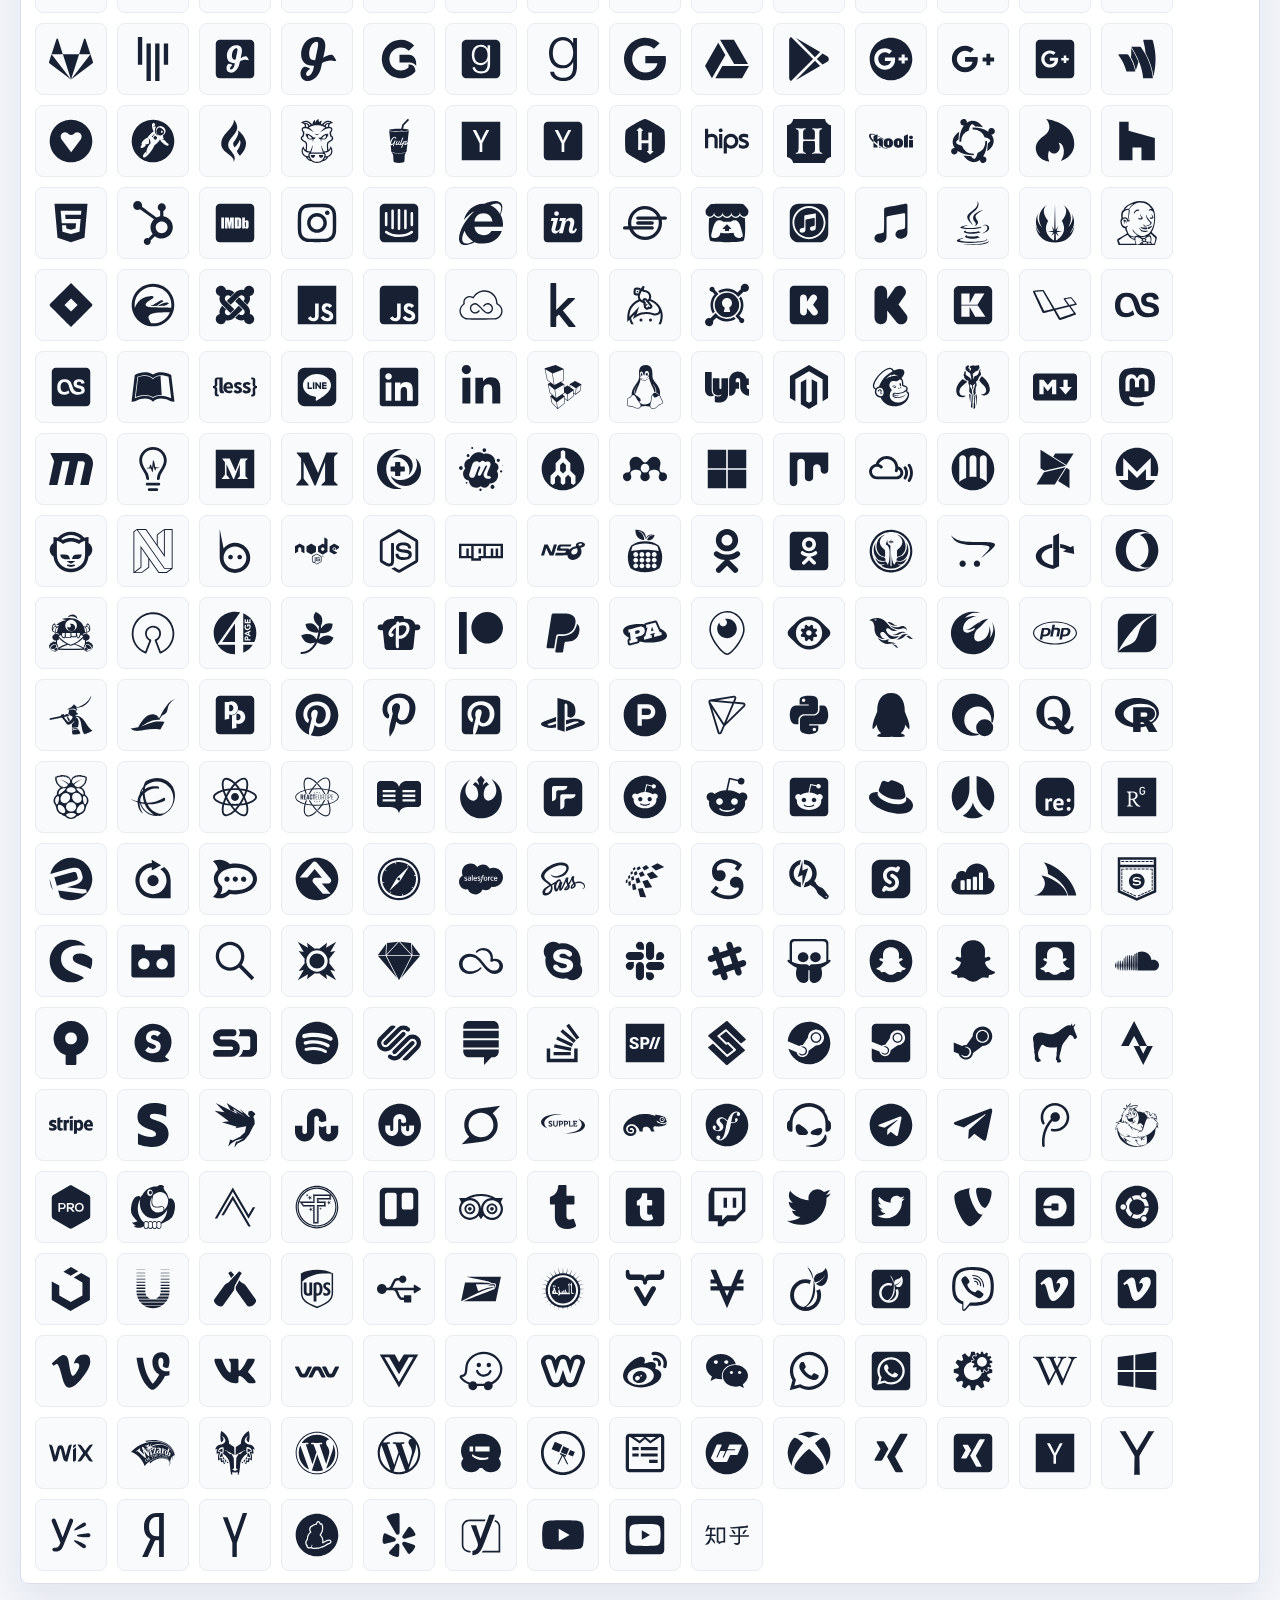
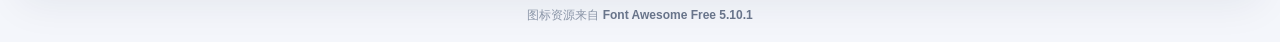
<file: svgico/index.html>
<!DOCTYPE html>
<html lang="zh-CN"  class="custom-scroll">

  <head>
    <meta charset="UTF-8" />
    <meta name="viewport" content="width=device-width, initial-scale=1.0" />
    <title>SVG 图标库与 Sprites 还原工具</title>
    <meta name="description"
      content="内置 Font Awesome 常规 / 实色 / 品牌共 1,538 个小图标，支持搜索、点击复制内联 / Base64 / CSS 转义代码、ZIP 打包下载与自定义 SVG Sprites 导入，全部本地静态运行。" />
    <link rel="stylesheet" href="index.css?v=20261119" />
    <link rel="stylesheet" href="../site-header.css?v=20261119" />
    <!-- 搜索过滤样式容器：sprites-app.js 会按关键字动态注入 .li-grid 的显示规则 -->
    <style id="searchStyle"></style>
  </head>

  <body>
    <!-- ========== 页面控件专用小图标 sprite（仅 5 个，与下方图标库数据无关） ========== -->
    <svg xmlns="http://www.w3.org/2000/svg" style="display: none;" aria-hidden="true">
      <!--
      Font Awesome Free 5.10.1 by @fontawesome - https://fontawesome.com
      License - https://fontawesome.com/license/free (Icons: CC BY 4.0, Fonts: SIL OFL 1.1, Code: MIT License)
    -->
      <symbol id="plus-square" viewBox="0 0 448 512">
        <path
          d="M352 240v32c0 6.6-5.4 12-12 12h-88v88c0 6.6-5.4 12-12 12h-32c-6.6 0-12-5.4-12-12v-88h-88c-6.6 0-12-5.4-12-12v-32c0-6.6 5.4-12 12-12h88v-88c0-6.6 5.4-12 12-12h32c6.6 0 12 5.4 12 12v88h88c6.6 0 12 5.4 12 12zm96-160v352c0 26.5-21.5 48-48 48H48c-26.5 0-48-21.5-48-48V80c0-26.5 21.5-48 48-48h352c26.5 0 48 21.5 48 48zm-48 346V86c0-3.3-2.7-6-6-6H54c-3.3 0-6 2.7-6 6v340c0 3.3 2.7 6 6 6h340c3.3 0 6-2.7 6-6z">
        </path>
      </symbol>
      <symbol id="arrow-alt-circle-down" viewBox="0 0 512 512">
        <path
          d="M256 8C119 8 8 119 8 256s111 248 248 248 248-111 248-248S393 8 256 8zm0 448c-110.5 0-200-89.5-200-200S145.5 56 256 56s200 89.5 200 200-89.5 200-200 200zm-32-316v116h-67c-10.7 0-16 12.9-8.5 20.5l99 99c4.7 4.7 12.3 4.7 17 0l99-99c7.6-7.6 2.2-20.5-8.5-20.5h-67V140c0-6.6-5.4-12-12-12h-40c-6.6 0-12 5.4-12 12z">
        </path>
      </symbol>
      <symbol id="clone" viewBox="0 0 512 512">
        <path
          d="M464 0H144c-26.51 0-48 21.49-48 48v48H48c-26.51 0-48 21.49-48 48v320c0 26.51 21.49 48 48 48h320c26.51 0 48-21.49 48-48v-48h48c26.51 0 48-21.49 48-48V48c0-26.51-21.49-48-48-48zM362 464H54a6 6 0 0 1-6-6V150a6 6 0 0 1 6-6h42v224c0 26.51 21.49 48 48 48h224v42a6 6 0 0 1-6 6zm96-96H150a6 6 0 0 1-6-6V54a6 6 0 0 1 6-6h308a6 6 0 0 1 6 6v308a6 6 0 0 1-6 6z">
        </path>
      </symbol>
      <symbol id="question-circle" viewBox="0 0 512 512">
        <path
          d="M256 8C119.043 8 8 119.083 8 256c0 136.997 111.043 248 248 248s248-111.003 248-248C504 119.083 392.957 8 256 8zm0 448c-110.532 0-200-89.431-200-200 0-110.495 89.472-200 200-200 110.491 0 200 89.471 200 200 0 110.53-89.431 200-200 200zm107.244-255.2c0 67.052-72.421 68.084-72.421 92.863V300c0 6.627-5.373 12-12 12h-45.647c-6.627 0-12-5.373-12-12v-8.659c0-35.745 27.1-50.034 47.579-61.516 17.561-9.845 28.324-16.541 28.324-29.579 0-17.246-21.999-28.693-39.784-28.693-23.189 0-33.894 10.977-48.942 29.969-4.057 5.12-11.46 6.071-16.666 2.124l-27.824-21.098c-5.107-3.872-6.251-11.066-2.644-16.363C184.846 131.491 214.94 112 261.794 112c49.071 0 101.45 38.304 101.45 88.8zM298 368c0 23.159-18.841 42-42 42s-42-18.841-42-42 18.841-42 42-42 42 18.841 42 42z">
        </path>
      </symbol>
      <symbol id="window-close" viewBox="0 0 512 512">
        <path
          d="M464 32H48C21.5 32 0 53.5 0 80v352c0 26.5 21.5 48 48 48h416c26.5 0 48-21.5 48-48V80c0-26.5-21.5-48-48-48zm0 394c0 3.3-2.7 6-6 6H54c-3.3 0-6-2.7-6-6V86c0-3.3 2.7-6 6-6h404c3.3 0 6 2.7 6 6v340zM356.5 194.6L295.1 256l61.4 61.4c4.6 4.6 4.6 12.1 0 16.8l-22.3 22.3c-4.6 4.6-12.1 4.6-16.8 0L256 295.1l-61.4 61.4c-4.6 4.6-12.1 4.6-16.8 0l-22.3-22.3c-4.6-4.6-4.6-12.1 0-16.8l61.4-61.4-61.4-61.4c-4.6-4.6-4.6-12.1 0-16.8l22.3-22.3c4.6-4.6 12.1-4.6 16.8 0l61.4 61.4 61.4-61.4c4.6-4.6 12.1-4.6 16.8 0l22.3 22.3c4.7 4.6 4.7 12.1 0 16.8z">
        </path>
      </symbol>
    </svg>
    <!-- ========== 站点 Header：品牌 + 横向导航 ========== -->
    <header class="fh-site-header">
      <div class="fh-site-inner">
        <a href="../index.html" class="fh-site-brand">
          <span class="fh-site-logo"></span>
          <span class="fh-site-name">开发工具箱</span>
        </a>
        <nav aria-label="站点导航">
          <ul class="fh-site-nav">
                    <li><a href="../index.html">首页</a></li>
                    <li><a href="../json-format/index.html">JSON格式化</a></li>
                    <li><a href="../json-diff/index.html">JSON 文本比较</a></li>
                    <li><a href="../obfuscator/index.html">JS 代码混淆</a></li>
                    <li><a href="../code-beautify/index.html">代码美化</a></li>
                    <li><a href="../code-compress/index.html">代码压缩</a></li>
                    <li><a href="../en-decode/index.html">信息编码转换</a></li>
                    <li><a href="../uuid/index.html">UUID生成</a></li>
                    <li><a href="../svgo/index.html">SVG压缩</a></li>
                    <li><a href="../svgico/index.html" class="is-active">SVG图标</a></li>
          </ul>
        </nav>
      </div>
    </header>
    <div class="fh-app">
      <header class="fh-tool-header">
        <div class="fh-header-stack">
          <div class="fh-brand-block">
            <h1>SVG 图标库</h1>
          </div>
          <p class="fh-mode-note">内置 Font Awesome 常规 / 实色 / 品牌共 1,538 个小图标；点击图标可复制内联、Base64、CSS 转义代码或下载 SVG /
            ZIP，支持导入自定义 SVG Sprites，全部在本机完成，不上传任何数据。</p>
        </div>
      </header>
      <main id="content">
        <!-- 导入与搜索工具条 -->
        <section id="sectionImport" class="section">
          <div class="fh-toolbar">
            <input id="spanSearch" class="fh-search-input" type="search"
              placeholder="搜索小图标，如 bell、user、github，支持模糊匹配…" />
            <input type="file" id="upSvg" class="fh-file-input" accept="image/svg+xml" />
            <label for="upSvg" class="btn btn-primary fh-import-btn" title="导入包含 &lt;symbol&gt; 的 SVG Sprites 文件">
              <svg class="fh-btn-icon">
                <use xlink:href="#plus-square"></use>
              </svg>导入 SVG Sprites </label>
          </div>
        </section>
        <!-- FA 常规图标（描边风格） -->
        <section id="sectionRegular" class="section" open>
          <h4 class="title-sub">FA常规图标<output id="iconNumRegular"></output></h4>
          <div class="title-follow">
            <div class="title-follow-btn">
              <input type="checkbox" id="switchRegular" checked />
              <label class="fh-switch" for="switchRegular" title="展开 / 收起该分组"></label>
            </div>
          </div>
          <div id="gridXRegular" class="section-grid-x"></div>
        </section>
        <!-- FA 实色图标（填充风格） -->
        <section id="sectionSolid" class="section" open>
          <h4 class="title-sub">FA实色图标<output id="iconNumSolid"></output></h4>
          <div class="title-follow">
            <div class="title-follow-btn">
              <input type="checkbox" id="switchSolid" checked />
              <label class="fh-switch" for="switchSolid" title="展开 / 收起该分组"></label>
            </div>
          </div>
          <div id="gridXSolid" class="section-grid-x"></div>
        </section>
        <!-- FA 品牌图标 -->
        <section id="sectionBrands" class="section" open>
          <h4 class="title-sub">FA品牌图标<output id="iconNumBrands"></output></h4>
          <div class="title-follow">
            <div class="title-follow-btn">
              <input type="checkbox" id="switchBrands" checked />
              <label class="fh-switch" for="switchBrands" title="展开 / 收起该分组"></label>
            </div>
          </div>
          <div id="gridXBrands" class="section-grid-x"></div>
        </section>
      </main>
    </div>
    <!-- ========== 出错提示（sprites-app.js 通过 .dn 类控制显隐） ========== -->
    <div id="lightError" class="fh-tip dn"><span></span></div>
    <!-- ========== 图标结果弹窗：内联 / Base64 / CSS 转义代码 ========== -->
    <dialog id="dialog" class="fh-dialog-container">
      <div class="fh-dialog">
        <button type="button" class="fh-dialog-close" aria-label="关闭">&#10005;</button>
        <div id="dialogTitle" class="fh-dialog-title"></div>
        <div class="fh-dialog-body">
          <div class="result-preview">
            <div class="result-preview-x">
              <span id="svgPreview" class="result-preview-svg"></span>
              <div class="result-color-set">
                <div class="result-color-li">
                  <input type="radio" id="radioUnfill" name="fill" checked />
                  <label for="radioUnfill">不使用 fill 填充</label>
                  <p class="fh-hint">SVG 内联复制不填充；作为 CSS 背景使用时建议填充</p>
                </div>
                <div class="result-color-li">
                  <input type="radio" id="radioFill" name="fill" />
                  <label for="radioFill">使用 fill 填充</label>
                  <input id="colorSet" class="fh-color-input" value="#000000" size="10" title="任意颜色格式，包括颜色关键字" />
                </div>
              </div>
              <div class="result-use-x">
                <label for="svgUse">&lt;use&gt; 元素内联代码</label>
                <textarea id="svgUse" class="code-textarea" readonly rows="3"></textarea>
              </div>
            </div>
          </div>
          <table class="fh-table result-table">
            <thead>
              <tr>
                <th scope="col">SVG内联代码<i id="svgInlineView" class="result-svg-view"></i></th>
                <th scope="col">Base64代码<i id="svgBase64View" class="result-svg-view"></i></th>
                <th scope="col">CSS转义<i id="svgEncodeView" class="result-svg-view"></i></th>
              </tr>
            </thead>
            <tbody>
              <tr>
                <td>
                  <textarea id="svgInline" class="code-textarea" readonly rows="10"></textarea>
                  <div class="fh-cell-actions">
                    <a href="javascript:" class="icon-a" role="button" title="下载" data-rel="svgInline"
                      data-type="download"><svg width="16" height="16">
                        <use xlink:href="#arrow-alt-circle-down"></use>
                      </svg>下载</a>
                    <a href="javascript:" class="icon-a" role="button" title="复制" data-rel="svgInline"
                      data-type="copy"><svg width="16" height="16">
                        <use xlink:href="#clone"></use>
                      </svg>复制</a>
                  </div>
                </td>
                <td>
                  <textarea id="svgBase64" class="code-textarea" readonly rows="10"></textarea>
                  <div class="fh-cell-actions">
                    <a href="javascript:" class="icon-a" role="button" title="复制" data-rel="svgBase64"
                      data-type="copy"><svg width="16" height="16">
                        <use xlink:href="#clone"></use>
                      </svg>复制</a>
                  </div>
                </td>
                <td>
                  <textarea id="svgEncode" class="code-textarea" readonly rows="10"></textarea>
                  <div class="fh-cell-actions">
                    <a href="javascript:" class="icon-a" role="button" title="复制" data-rel="svgEncode"
                      data-type="copy"><svg width="16" height="16">
                        <use xlink:href="#clone"></use>
                      </svg>复制</a>
                  </div>
                </td>
              </tr>
            </tbody>
          </table>
        </div>
      </div>
    </dialog>
    <!-- ========== 重名导入提示弹窗 ========== -->
    <dialog id="dialogAlert" class="fh-dialog-container">
      <div class="fh-dialog fh-dialog-alert">
        <button type="button" class="fh-dialog-close" aria-label="关闭">&#10005;</button>
        <p class="fh-dialog-warning">当前导入文件已经存在，请先删除再导入！</p>
        <div class="fh-dialog-footer">
          <button type="button" class="fh-dialog-close btn btn-primary">确定</button>
        </div>
      </div>
    </dialog>
    <footer class="fh-footer"> 图标资源来自 <strong>Font Awesome Free 5.10.1</strong>
    </footer>
    <!-- ========== 脚本：依赖库 → 图标数据 → 页面配置 → 还原引擎 → 站点 Header 行为 ========== -->
    <script src="localforage.min.js?v=20261119"></script>
    <script src="jszip.min.js?v=20261119"></script>
    <script src="icons-data.js?v=20261119"></script>
    <script src="index.js?v=20261119"></script>
    <script src="sprites-app.js?v=20261119"></script>
    <script src="../site-header.js?v=20261119"></script>
  </body>

</html>
</file>
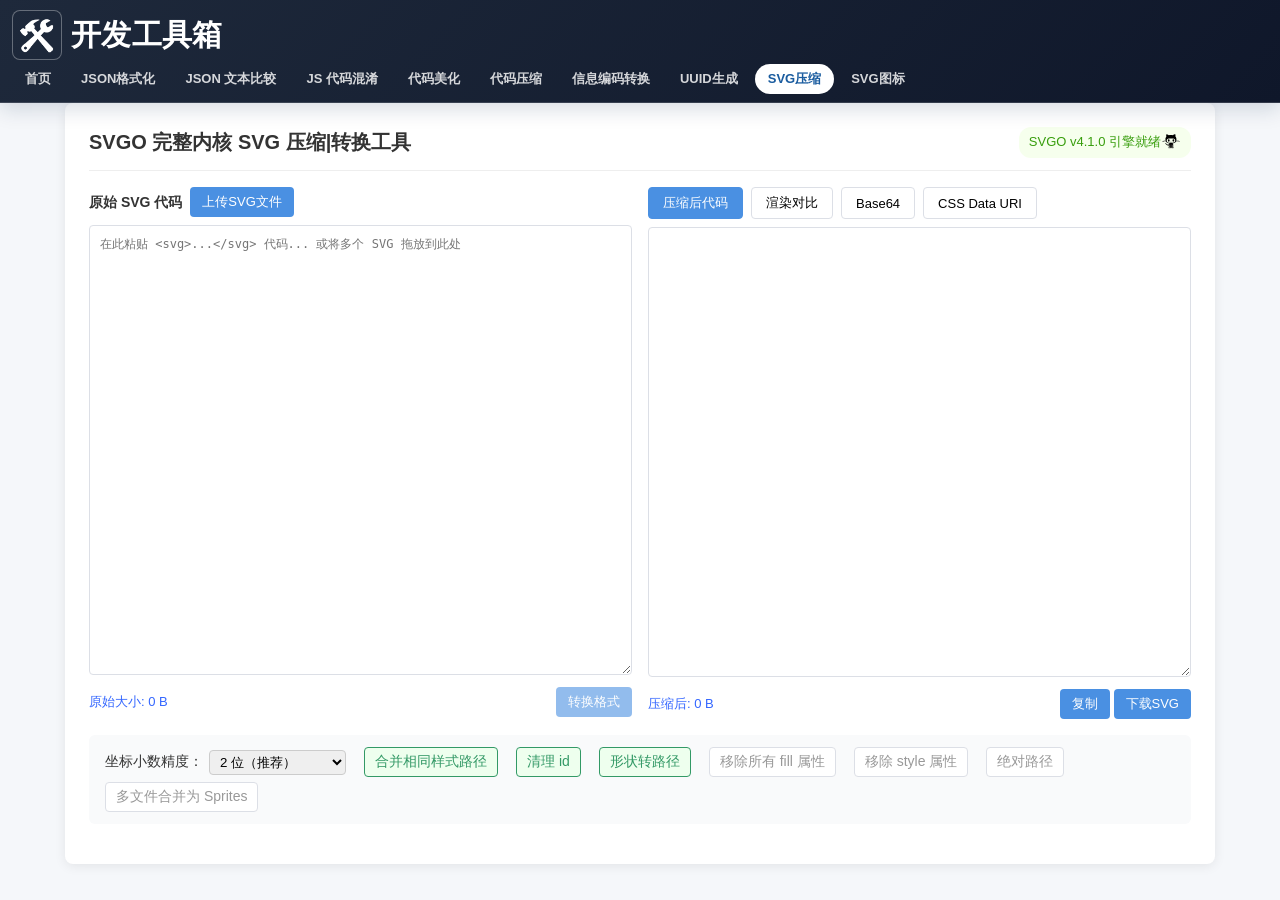
<file: svgo/index.html>
<!DOCTYPE html>
<html lang="zh-CN">

  <head>
    <meta charset="UTF-8">
    <meta name="viewport" content="width=device-width, initial-scale=1.0">
    <title>SVGO 完整引擎版 SVG 压缩工具</title>
    <link rel="stylesheet" href="index.css">
    <link rel="stylesheet" href="../site-header.css" />
  </head>

  <body>
    <!-- ========== 站点 Header ========== -->
    <header class="fh-site-header">
      <div class="fh-site-inner">
        <a href="../index.html" class="fh-site-brand">
          <span class="fh-site-logo"></span>
          <span class="fh-site-name">开发工具箱</span>
        </a>
        <nav aria-label="站点导航">
          <ul class="fh-site-nav">
            <li><a href="../index.html">首页</a></li>
            <li><a href="../json-format/index.html">JSON格式化</a></li>
            <li><a href="../json-diff/index.html">JSON 文本比较</a></li>
            <li><a href="../obfuscator/index.html">JS 代码混淆</a></li>
            <li><a href="../code-beautify/index.html">代码美化</a></li>
            <li><a href="../code-compress/index.html">代码压缩</a></li>
            <li><a href="../en-decode/index.html">信息编码转换</a></li>
            <li><a href="../uuid/index.html">UUID生成</a></li>
            <li><a href="../svgo/index.html" class="is-active">SVG压缩</a></li>
            <li><a href="../svgico/index.html">SVG图标</a></li>
          </ul>
        </nav>
      </div>
    </header>
    <div class="container">
      <div class="header">
        <h1>SVGO 完整内核 SVG 压缩|转换工具</h1>
        <span id="engineStatus" class="status">正在加载 SVGO 核心引擎...</span>
      </div>
      <div class="drop-zone hidden" id="dropZone"> 点击选择 SVG 文件，或将多个 SVG 拖放到此处（支持直接在左侧粘贴代码） <input type="file"
          id="fileInput" accept=".svg" multiple class="hidden">
      </div>
      <div class="workspace">
        <div>
          <div class="tabs">
            <span style="font-weight:bold;font-size:14px;line-height:30px;">原始 SVG 代码</span>
            <div>
              <button class="btn" id="uploadBtn">上传SVG文件</button>
            </div>
          </div>
          <textarea id="inputCode" placeholder="在此粘贴 <svg>...</svg> 代码... 或将多个 SVG 拖放到此处"></textarea>
          <div class="stats">
            <span id="origSize">原始大小: 0 B</span>
            <div>
              <button class="btn" id="convertBtn" disabled>转换格式</button>
            </div>
          </div>
        </div>
        <div>
          <div class="tabs">
            <button class="tab-btn active" data-tab="code">压缩后代码</button>
            <button class="tab-btn" data-tab="preview">渲染对比</button>
            <button class="tab-btn" data-tab="base64">Base64</button>
            <button class="tab-btn" data-tab="css">CSS Data URI</button>
          </div>
          <textarea id="outputCode" readonly></textarea>
          <div id="previewBox" class="preview-box hidden"></div>
          <div class="stats">
            <span id="compSize">压缩后: 0 B</span>
            <div>
              <button class="btn" id="copyBtn">复制</button>
              <button class="btn" id="downloadBtn">下载SVG</button>
            </div>
          </div>
        </div>
      </div>
      <div class="options">
        <label>坐标小数精度： <select id="optPrecision">
            <option value="0">0 位（极限压缩）</option>
            <option value="1">1 位</option>
            <option value="2" selected>2 位（推荐）</option>
            <option value="3">3 位（高精度）</option>
          </select>
        </label>
        <label class="option-toggle hidden"><input type="checkbox" id="optMultipass" checked><span>多轮深度优化
            (Multipass)</span></label>
        <label class="option-toggle"><input type="checkbox" id="optMergePaths" checked><span>合并相同样式路径</span></label>
        <label class="option-toggle"><input type="checkbox" id="optClenIds" checked><span>清理 id</span></label>
        <label class="option-toggle"><input type="checkbox" id="optShapToPath" checked><span>形状转路径</span></label>
        <label class="option-toggle"><input type="checkbox" id="optRemoveFill"><span>移除所有 fill 属性</span></label>
        <label class="option-toggle"><input type="checkbox" id="optRemoveStyle"><span>移除 style 属性</span></label>
        <label class="option-toggle"><input type="checkbox" id="optAbsolutePath"><span>绝对路径</span></label>
        <label class="option-toggle"><input type="checkbox" id="optMergeSprite"><span>多文件合并为 Sprites</span></label>
      </div>
    </div>
    <!-- ========== 转换导出弹窗 ========== -->
    <div class="modal-mask hidden" id="convertModal">
      <div class="modal" role="dialog" aria-modal="true" aria-labelledby="convertModalTitle">
        <div class="modal-header">
          <h3 id="convertModalTitle">导出图片</h3>
          <button class="modal-close" id="convertModalClose" type="button" aria-label="关闭">×</button>
        </div>
        <div class="modal-body">
          <div class="convert-preview">
            <canvas id="convertPreviewCanvas"></canvas>
          </div>
          <div class="convert-config">
            <div class="field-row">
              <label for="convertFormat">格式</label>
              <select id="convertFormat">
                <option value="png">PNG（支持透明背景）</option>
                <option value="jpeg">JPG（白色背景）</option>
                <option value="ico">ICO（最大 256px）</option>
              </select>
            </div>
            <div class="field-row">
              <label for="convertWidth">宽度</label>
              <input type="number" id="convertWidth" min="1" max='4096' step="1">
              <span>px</span>
            </div>
            <div class="field-row">
              <label for="convertHeight">高度</label>
              <input type="number" id="convertHeight" min="1" max='4096' step="1">
              <span>px</span>
            </div>
            <label class="lock-row">
              <input type="checkbox" id="convertLockRatio" checked>
              <span>锁定宽高比例</span>
              <button class="btn btn-reset" id="convertResetBtn" type="button">恢复原始尺寸</button>
            </label>
            <p class="convert-note" id="convertNote"></p>
          </div>
        </div>
        <div class="modal-footer">
          <div>
            <span class="convert-note">预计文件大小： </span>
            <span class="convert-note" id="convertSizeNote"></span>
          </div>
          <div>
            <button class="btn btn-secondary" id="convertCancelBtn" type="button">取消</button>
            <button class="btn" id="convertConfirmBtn" type="button">转换并下载</button>
          </div>
        </div>
      </div>
    </div>
    <script type="module" src='index.js'></script>
  </body>

</html>
</file>
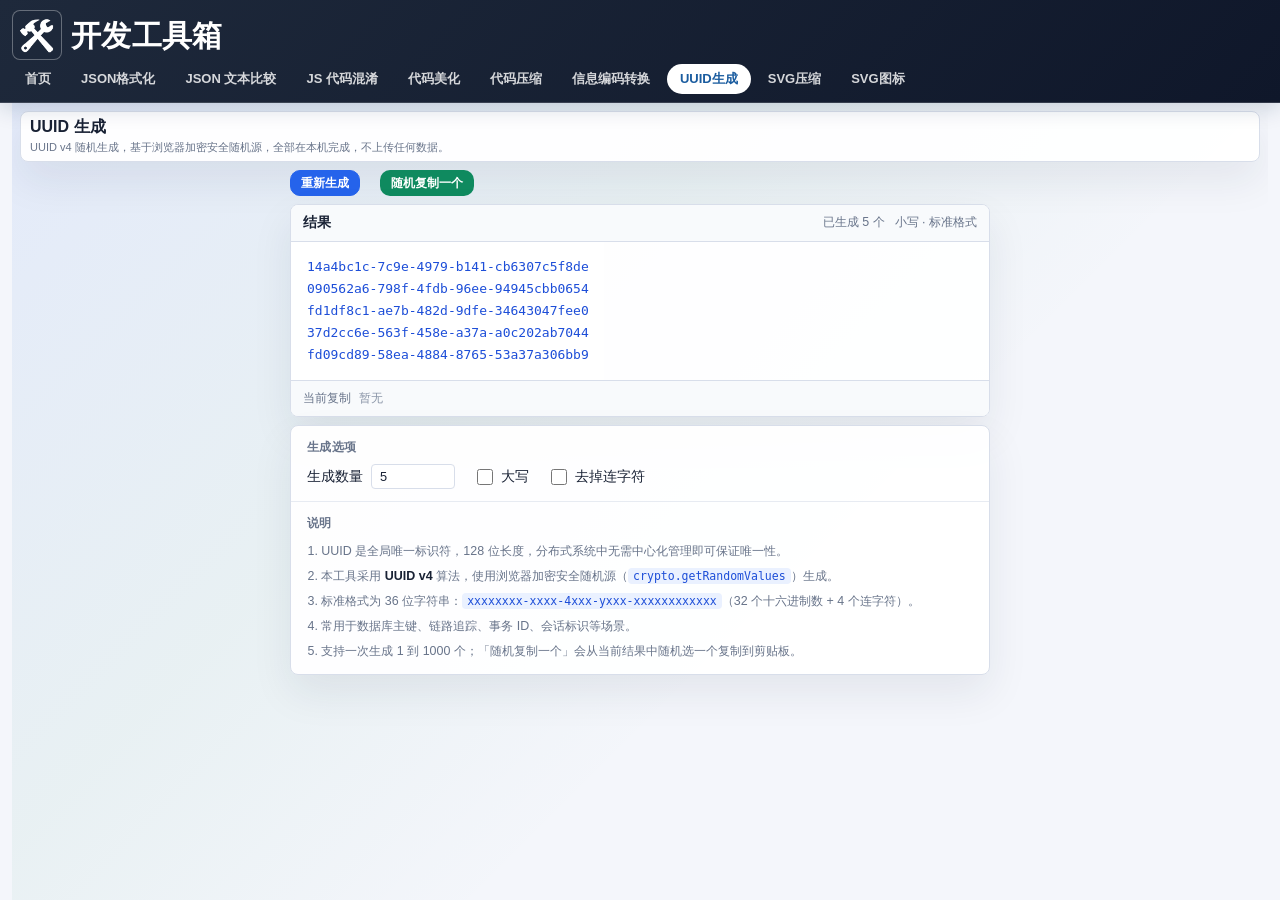
<file: uuid/index.html>
<!DOCTYPE html>
<html lang="zh-CN">

<head>
  <meta charset="UTF-8" />
  <meta name="viewport" content="width=device-width, initial-scale=1.0" />
  <title>UUID 生成器</title>
  <link rel="stylesheet" href="index.css" />
  <link rel="stylesheet" href="../site-header.css" />
</head>

<body>
  <!-- ========== 站点 Header：品牌 + 横向导航 ========== -->
  <header class="fh-site-header">
    <div class="fh-site-inner">
      <a href="../index.html" class="fh-site-brand">
        <span class="fh-site-logo"></span>
        <span class="fh-site-name">开发工具箱</span>
      </a>
      <nav aria-label="站点导航">
        <ul class="fh-site-nav">
          <li><a href="../index.html">首页</a></li>
          <li><a href="../json-format/index.html">JSON格式化</a></li>
          <li><a href="../json-diff/index.html">JSON 文本比较</a></li>
          <li><a href="../obfuscator/index.html">JS 代码混淆</a></li>
          <li><a href="../code-beautify/index.html">代码美化</a></li>
          <li><a href="../code-compress/index.html">代码压缩</a></li>
          <li><a href="../en-decode/index.html">信息编码转换</a></li>
          <li><a href="../uuid/index.html" class="is-active">UUID生成</a></li>
          <li><a href="../svgo/index.html">SVG压缩</a></li>
          <li><a href="../svgico/index.html">SVG图标</a></li>
        </ul>
      </nav>
    </div>
  </header>

  <div class="fh-app">
    <header class="fh-tool-header">
      <div class="fh-header-stack">
        <div class="fh-brand-block">
          <h1>UUID 生成</h1>
        </div>
        <p class="fh-mode-note">UUID v4 随机生成，基于浏览器加密安全随机源，全部在本机完成，不上传任何数据。</p>
      </div>

    </header>

    <main>
      <div class="btn-group">
        <button class="btn btn-primary" id="btnGenerate">重新生成</button>
        <button class="btn btn-secondary" id="btnRandomCopy">随机复制一个</button>
      </div>
      <section class="panel-result">
        <div class="panel-head">
          <span class="panel-title">结果</span>
          <span class="panel-head-meta">
            <span class="panel-meta" id="status">就绪</span>
            <span class="panel-meta" id="info"></span>
          </span>
        </div>
        <textarea class="result-box" id="result" readonly spellcheck="false" placeholder="点击「重新生成」开始…"></textarea>
        <div class="panel-foot">
          <span class="copied-label">当前复制</span>
          <code class="copied-value" id="copiedValue">暂无</code>
        </div>
      </section>

      <aside class="side-card">
        <div class="side-section">
          <div class="side-title">生成选项</div>
          <div class="opt-row">
            <label class="opt-field" for="count">生成数量
              <input type="number" id="count" min="1" max="1000" value="5" />
            </label>
            <label class="opt-check"><input type="checkbox" id="uppercase" /> 大写</label>
            <label class="opt-check"><input type="checkbox" id="noHyphen" /> 去掉连字符</label>
          </div>
        </div>

        <div class="side-section tips">
          <div class="side-title">说明</div>
          <ol>
            <li>UUID 是全局唯一标识符，128 位长度，分布式系统中无需中心化管理即可保证唯一性。</li>
            <li>本工具采用 <strong>UUID v4</strong> 算法，使用浏览器加密安全随机源（<code>crypto.getRandomValues</code>）生成。</li>
            <li>标准格式为 36 位字符串：<code>xxxxxxxx-xxxx-4xxx-yxxx-xxxxxxxxxxxx</code>（32 个十六进制数 + 4 个连字符）。</li>
            <li>常用于数据库主键、链路追踪、事务 ID、会话标识等场景。</li>
            <li>支持一次生成 1 到 1000 个；「随机复制一个」会从当前结果中随机选一个复制到剪贴板。</li>
          </ol>
        </div>
      </aside>
    </main>
  </div>

  <div class="toast" id="toast"></div>

  <script src="index.js"></script>
  <script src="../site-header.js"></script>
</body>

</html>
</file>
<file: index.css>
:root {
            --bg: #0f172a;
            --bg2: #1e293b;
            --bg3: #334155;
            --bg4: #475569;
            --border: #475569;
            --text: #e2e8f0;
            --text2: #94a3b8;
            --text3: #64748b;
            --accent: #38bdf8;
            --accent2: #0ea5e9;
            --accent-hover: #0284c7;
            --success: #22c55e;
            --warning: #f59e0b;
            --danger: #ef4444;

            /* 站点统一的主体最大宽度：Header 与各工具主体功能区共用 */
            --fh-site-max-w: 1280px;
            --bg2: #1e293b;
            --scrollbar-bg: #0f172a;
            /* 轨道背景色 */
            --scrollbar-thumb: var(--bg2);
            /* 滑块颜色 */
            --scrollbar-thumb-hover: #a8a8a8;
            /* 滑块悬停颜色 */
            --scrollbar-size: 8px;
            /* 滚动条宽度 */
        }

        /* 目标滚动容器 */
        .custom-scroll {
            /* 1. Firefox 兼容方案 */
            scrollbar-width: thin;
            /* 可选值: auto | thin | none */
            scrollbar-color: var(--scrollbar-thumb) var(--scrollbar-bg);
            /* 滑块色 轨道色 */

            /* 2. WebKit (Chrome/Edge/Safari) 兼容方案 */
            overflow-y: auto;
            /* 必须设置 overflow 才能触发滚动条 */
        }

        /* WebKit 伪元素详细定制 */
        .custom-scroll::-webkit-scrollbar {
            width: var(--scrollbar-size);
            /* 垂直滚动条宽度 */
            height: var(--scrollbar-size);
            /* 水平滚动条高度 */
        }

        .custom-scroll::-webkit-scrollbar-track {
            background: var(--scrollbar-bg);
            border-radius: 4px;
            /* 轨道圆角 */
        }

        .custom-scroll::-webkit-scrollbar-thumb {
            background-color: var(--scrollbar-thumb);
            border-radius: 4px;
            /* 滑块圆角 */
            border: 2px solid transparent;
            /* 增加内边距视觉效果 */
            background-clip: content-box;
            /* 确保背景不覆盖边框 */
            min-height: 30px;
            /* 防止滑块过小难以拖动 */
        }

        .custom-scroll::-webkit-scrollbar-thumb:hover {
            background-color: var(--scrollbar-thumb-hover);
        }

        /* 处理水平和垂直滚动条交汇处的角落 */
        .custom-scroll::-webkit-scrollbar-corner {
            background: transparent;
        }

        * {
            margin: 0;
            padding: 0;
            box-sizing: border-box;
        }

        body {
            font-family: -apple-system, BlinkMacSystemFont, "Segoe UI", Roboto, "PingFang SC", "Microsoft YaHei", sans-serif;
            background: var(--bg);
            min-height: 100vh;
            padding: 40px 20px;
            color: var(--text);
            line-height: 1.6;
        }

        .container {
            max-width: 1280px;
            margin: 0 auto;
        }

        /* ===== Header ===== */
        .header {
            text-align: center;
            margin-bottom: 40px;
            padding: 48px 20px 40px;
            background: radial-gradient(ellipse at top, rgba(56, 189, 248, 0.12) 0%, transparent 60%);
            border-radius: 16px;
            border: 1px solid var(--border);
        }

        .header h1 {
            font-size: 2.4em;
            font-weight: 700;
            margin-bottom: 12px;
            letter-spacing: -0.5px;
            background: linear-gradient(135deg, var(--text) 0%, var(--accent) 100%);
            -webkit-background-clip: text;
            background-clip: text;
            -webkit-text-fill-color: transparent;
        }

        .header p {
            font-size: 1.05em;
            color: var(--text2);
            font-weight: 400;
        }

        .header .subtitle-badge {
            display: inline-block;
            margin-top: 14px;
            padding: 5px 16px;
            background: rgba(14, 165, 233, 0.15);
            border: 1px solid rgba(14, 165, 233, 0.3);
            color: var(--accent);
            border-radius: 999px;
            font-size: 0.82em;
            font-weight: 500;
        }

        /* ===== 搜索框 ===== */
        .search-box {
            max-width: 520px;
            margin: 0 auto 36px;
        }

        .search-box input {
            width: 100%;
            padding: 14px 22px;
            border: 1px solid var(--border);
            background: var(--bg2);
            color: var(--text);
            border-radius: 10px;
            font-size: 0.95em;
            outline: none;
            transition: border-color 0.2s, box-shadow 0.2s;
        }

        .search-box input::placeholder {
            color: var(--text3);
        }

        .search-box input:focus {
            border-color: var(--accent);
            box-shadow: 0 0 0 3px rgba(56, 189, 248, 0.15);
        }

        /* ===== 分类卡片 ===== */
        .category {
            background: var(--bg2);
            border: 1px solid var(--border);
            border-radius: 12px;
            padding: 24px 28px;
            margin-bottom: 20px;
        }

        .category-title {
            font-size: 1.15em;
            font-weight: 600;
            color: var(--text);
            margin-bottom: 18px;
            padding-bottom: 10px;
            border-bottom: 2px solid;
            display: inline-block;
        }

        .cat-fav .category-title {
            border-color: #fbbf24;
            color: #fcd34d;
        }

        .cat-json .category-title {
            border-color: #38bdf8;
            color: #93c5fd;
        }

        .cat-code .category-title {
            border-color: #22c55e;
            color: #86efac;
        }

        .cat-data .category-title {
            border-color: #f59e0b;
            color: #fcd34d;
        }

        .cat-time .category-title {
            border-color: #a78bfa;
            color: #c4b5fd;
        }

        .cat-net .category-title {
            border-color: #ef4444;
            color: #fca5a5;
        }

        .cat-graphic .category-title {
            border-color: #2dd4bf;
            color: #5eead4;
        }

        .cat-dev .category-title {
            border-color: #f472b6;
            color: #fbcfe8;
        }

        .cat-other .category-title {
            border-color: var(--text3);
            color: var(--text2);
        }

        /* ===== 工具卡片 ===== */
        .tools-grid {
            display: grid;
            grid-template-columns: repeat(auto-fill, minmax(260px, 1fr));
            gap: 12px;
        }

        .tool-card {
            display: flex;
            align-items: flex-start;
            gap: 12px;
            padding: 14px 16px;
            border-radius: 10px;
            text-decoration: none;
            color: inherit;
            background: var(--bg3);
            border: 1px solid transparent;
            transition: all 0.2s ease;
        }

        .tool-card:hover {
            background: var(--bg);
            border-color: var(--accent);
            transform: translateY(-2px);
            box-shadow: 0 6px 20px rgba(0, 0, 0, 0.3);
        }

        .tool-icon {
            flex-shrink: 0;
            width: 40px;
            height: 40px;
            border-radius: 8px;
            display: flex;
            align-items: center;
            justify-content: center;
            font-size: 1.35em;
        }

        .cat-json .tool-icon {
            background: rgba(56, 189, 248, 0.15);
            color: #38bdf8;
        }

        .cat-code .tool-icon {
            background: rgba(34, 197, 94, 0.15);
            color: #22c55e;
        }

        .cat-data .tool-icon {
            background: rgba(245, 158, 11, 0.15);
            color: #f59e0b;
        }

        .cat-time .tool-icon {
            background: rgba(167, 139, 250, 0.15);
            color: #a78bfa;
        }

        .cat-net .tool-icon {
            background: rgba(239, 68, 68, 0.15);
            color: #ef4444;
        }

        .cat-graphic .tool-icon {
            background: rgba(45, 212, 191, 0.15);
            color: #2dd4bf;
        }

        .cat-dev .tool-icon {
            background: rgba(244, 114, 182, 0.15);
            color: #f472b6;
        }

        .cat-other .tool-icon {
            background: rgba(100, 116, 139, 0.2);
            color: var(--text2);
        }

        .tool-info {
            flex: 1;
            min-width: 0;
        }

        .tool-name {
            font-weight: 600;
            font-size: 1em;
            color: var(--text);
            margin-bottom: 3px;
        }

        .tool-desc {
            font-size: 0.82em;
            color: var(--text2);
            line-height: 1.45;
            display: -webkit-box;
            -webkit-line-clamp: 2;
            -webkit-box-orient: vertical;
            overflow: hidden;
        }

        .external-badge {
            display: inline-block;
            font-size: 0.68em;
            padding: 2px 7px;
            background: rgba(245, 158, 11, 0.15);
            color: #fbbf24;
            border-radius: 6px;
            margin-left: 6px;
            vertical-align: middle;
            border: 1px solid rgba(245, 158, 11, 0.3);
        }

        .hide {
            display: none !important;
        }

        /* ===== Footer ===== */
        .footer {
            text-align: center;
            margin-top: 50px;
            padding: 24px 20px;
            color: var(--text3);
            font-size: 0.88em;
            border-top: 1px solid var(--border);
        }

        @media (max-width: 640px) {
            body {
                padding: 24px 12px;
            }

            .header {
                padding: 32px 16px 28px;
                margin-bottom: 28px;
            }

            .header h1 {
                font-size: 1.7em;
            }

            .tools-grid {
                grid-template-columns: 1fr;
            }

            .category {
                padding: 18px 16px;
                border-radius: 10px;
            }
        }
</file>
<file: obfuscator/index.css>
/* ========== 设计令牌：与 json-format 对齐（浅色蓝主题） ========== */
:root {
  --fh-bg: #f4f6fb;
  --fh-surface: #ffffff;
  --fh-surface-soft: #f8fafc;
  --fh-line: #d8deea;
  --fh-line-soft: #e7ebf2;
  --fh-text: #182134;
  --fh-muted: #68748a;
  --fh-faint: #8b96a8;
  --fh-accent: #2563eb;
  --fh-accent-strong: #1d4ed8;
  --fh-accent-soft: #eaf1ff;
  --fh-green: #0f8a5f;
  --fh-red: #c83a42;
  --fh-amber: #b7791f;
  --fh-radius: 8px;
  --fh-shadow: 0 18px 42px rgba(31, 42, 68, 0.08);
  --fh-mono: "SFMono-Regular", "Cascadia Code", "JetBrains Mono", Consolas, monospace;
  --fh-sans: "Satoshi", "Geist", -apple-system, BlinkMacSystemFont, "Segoe UI", sans-serif;
}

* {
  box-sizing: border-box;
  margin: 0;
  padding: 0;
}

body {
  font-family: var(--fh-sans);
  font-size: 13px;
  line-height: 1.5;
  color: var(--fh-text);
  background: var(--fh-bg);
}

/* 链接：与 json-format 一致，默认无下划线 */
a {
  color: inherit;
  text-decoration: none;
}

a:hover,
a:focus {
  text-decoration: none;
}

@supports selector(:focus-visible) {
  a:focus-visible {
    text-decoration: underline;
    text-decoration-thickness: 2px;
    text-underline-offset: 3px;
  }
}

/* 主体容器：与站点 Header 统一最大宽度并居中，为站点 Header 预留高度 */
.fh-app {
  width: min(var(--fh-site-max-w, 1280px), calc(100% - 24px));
  margin: 0 auto;
  display: flex;
  flex-direction: column;
  gap: 8px;
  padding: 8px;
  height: calc(100vh - var(--fh-site-header-h, 76px));
  background:
    linear-gradient(135deg, rgba(37, 99, 235, 0.08), rgba(15, 138, 95, 0.05) 36%, rgba(255, 255, 255, 0) 62%),
    var(--fh-bg);
}

/* ========== 工具自身 Header：与 json-format 对齐 ========== */
.fh-tool-header {
  flex: none;
  min-height: 42px;
  padding: 5px 9px;
  border: 1px solid var(--fh-line);
  border-radius: var(--fh-radius);
  background: rgba(255, 255, 255, 0.96);
  box-shadow: var(--fh-shadow);
  display: flex;
  align-items: center;
  justify-content: space-between;
  gap: 12px;
}

.fh-header-stack {
  flex: 1 1 auto;
  min-width: 0;
  display: grid;
  gap: 4px;
}

.fh-brand-block {
  min-width: 0;
  display: flex;
  align-items: center;
  gap: 8px;
  white-space: nowrap;
}

.fh-brand-block h1 {
  flex: 0 0 auto;
  margin: 0;
  color: var(--fh-text);
  font-size: 16px;
  line-height: 1.2;
  font-weight: 760;
  letter-spacing: 0;
  white-space: nowrap;
}

.fh-mode-note {
  margin: 0;
  color: var(--fh-muted);
  font-size: 11px;
  line-height: 1.4;
}

.fh-header-right {
  flex: 0 0 auto;
  min-width: 0;
  display: flex;
  align-items: center;
  justify-content: flex-end;
  gap: 10px;
  flex-wrap: wrap;
}

/* ========== 主体布局 ========== */
main {
  flex: 1 1 auto;
  min-height: 0;
  display: grid;
  grid-template-columns: 1fr 320px;
  gap: 8px;
}

@media (max-width: 900px) {
  .fh-app {
    height: auto;
  }

  main {
    grid-template-columns: 1fr;
  }

  .sidebar {
    max-height: 50vh;
  }
}

.editor-area,
.sidebar {
  border: 1px solid var(--fh-line);
  border-radius: var(--fh-radius);
  background: rgba(255, 255, 255, 0.96);
  box-shadow: var(--fh-shadow);
  min-height: 0;
}

.editor-area {
  display: flex;
  flex-direction: column;
  min-width: 0;
}

.tabs {
  display: flex;
  gap: 4px;
  padding: 6px 8px;
  background: var(--fh-surface-soft);
  border-bottom: 1px solid var(--fh-line);
  border-radius: var(--fh-radius) var(--fh-radius) 0 0;
}

.tab {
  padding: 6px 14px;
  border: none;
  border-radius: 999px;
  background: none;
  color: var(--fh-muted);
  font-family: inherit;
  font-size: 0.85rem;
  font-weight: 600;
  cursor: pointer;
  transition: color 0.15s, background 0.15s;
}

.tab:hover {
  color: var(--fh-text);
  background: var(--fh-line-soft);
}

.tab.active {
  color: #fff;
  background: var(--fh-accent);
}

.panels {
  flex: 1;
  display: flex;
  flex-direction: column;
  min-height: 0;
}

.panel {
  display: none;
  flex: 1;
  flex-direction: column;
  min-height: 0;
}

.panel.active {
  display: flex;
}

textarea {
  flex: 1;
  width: 100%;
  border: none;
  padding: 16px;
  resize: none;
  outline: none;
  font-family: var(--fh-mono);
  font-size: 12.5px;
  line-height: 1.6;
  color: var(--fh-text);
  background: #fff;
}

textarea::placeholder {
  color: var(--fh-faint);
}

.toolbar {
  display: flex;
  gap: 8px;
  align-items: center;
  flex-wrap: wrap;
  padding: 8px 12px;
  background: var(--fh-surface-soft);
  border-top: 1px solid var(--fh-line);
  border-radius: 0 0 var(--fh-radius) var(--fh-radius);
}

.btn {
  min-width: 0;
  height: 26px;
  padding: 0 10px;
  display: inline-flex;
  align-items: center;
  justify-content: center;
  gap: 6px;
  border: 1px solid transparent;
  border-radius: 10px;
  background: transparent;
  color: #5d6a7f;
  font-family: inherit;
  font-size: 12px;
  font-weight: 680;
  line-height: 1;
  cursor: pointer;
  transition: background 0.2s ease, border-color 0.2s ease, color 0.2s ease, transform 0.2s ease;
}

.btn:active:not(:disabled) {
  transform: translateY(1px);
}

.btn:disabled {
  opacity: 0.55;
  cursor: not-allowed;
}

.btn-primary {
  min-width: 62px;
  color: #fff;
  border-color: var(--fh-accent);
  background: var(--fh-accent);
}

.btn-primary:hover:not(:disabled) {
  border-color: var(--fh-accent-strong);
  background: var(--fh-accent-strong);
}

.btn-secondary {
  color: var(--fh-accent);
}

.btn-secondary:hover:not(:disabled) {
  color: var(--fh-text);
  border-color: var(--fh-line);
  background: var(--fh-surface);
}

.btn-danger {
  background: transparent;
  color: var(--fh-red);
  border-color: var(--fh-red);
}

.btn-danger:hover:not(:disabled) {
  background: rgba(200, 58, 66, 0.08);
}

.status {
  margin-left: auto;
  font-size: 0.8rem;
  color: var(--fh-muted);
}

.status.ok {
  color: var(--fh-green);
}

.status.err {
  color: var(--fh-red);
}

/* ========== 侧栏选项 ========== */
.sidebar {
  display: flex;
  flex-direction: column;
  overflow-y: auto;
}

.sidebar-header {
  display: flex;
  align-items: center;
  justify-content: space-between;
  padding: 12px 16px;
  border-bottom: 1px solid var(--fh-line);
  font-size: 0.9rem;
  font-weight: 700;
}

.presets {
  display: flex;
  flex-wrap: wrap;
  gap: 6px;
  padding: 12px 16px;
  border-bottom: 1px solid var(--fh-line);
}

.preset {
  padding: 5px 12px;
  border: 1px solid var(--fh-line);
  border-radius: 999px;
  background: #fff;
  color: var(--fh-muted);
  font-family: inherit;
  font-size: 0.75rem;
  font-weight: 600;
  cursor: pointer;
  transition: background 0.15s, border-color 0.15s, color 0.15s;
}

.preset:hover {
  border-color: var(--fh-accent);
  color: var(--fh-text);
}

.preset.active {
  background: var(--fh-accent-soft);
  border-color: var(--fh-accent);
  color: var(--fh-accent-strong);
}

.option-group {
  border-bottom: 1px solid var(--fh-line-soft);
}

.option-group-title {
  display: flex;
  align-items: center;
  justify-content: space-between;
  padding: 10px 16px;
  font-size: 0.78rem;
  font-weight: 700;
  letter-spacing: 0.04em;
  text-transform: uppercase;
  color: var(--fh-muted);
  cursor: pointer;
  user-select: none;
}

.option-group-title:hover {
  color: var(--fh-text);
}

.option-group-title::after {
  content: "▾";
  font-size: 0.7rem;
  transition: transform 0.2s;
}

.option-group.collapsed .option-group-title::after {
  transform: rotate(-90deg);
}

.option-group.collapsed .option-body {
  display: none;
}

.option-body {
  padding: 0 16px 12px;
}

.opt {
  display: flex;
  align-items: center;
  justify-content: space-between;
  gap: 12px;
  padding: 6px 0;
  font-size: 0.85rem;
}

.opt label {
  display: flex;
  align-items: center;
  gap: 8px;
  flex: 1;
  cursor: pointer;
}

.opt input[type="checkbox"] {
  width: 16px;
  height: 16px;
  accent-color: var(--fh-accent);
  cursor: pointer;
}

.opt select,
.opt input[type="number"],
.opt input[type="range"] {
  max-width: 140px;
  padding: 4px 8px;
  border: 1px solid var(--fh-line);
  border-radius: 4px;
  background: #fff;
  color: var(--fh-text);
  font-family: inherit;
  font-size: 0.8rem;
}

.opt input[type="range"] {
  max-width: 100px;
  padding: 0;
  border: none;
  background: none;
}

.opt .range-val {
  min-width: 32px;
  text-align: right;
  font-size: 0.8rem;
  color: var(--fh-muted);
}

.hint {
  padding: 8px 16px 16px;
  font-size: 0.75rem;
  line-height: 1.4;
  color: var(--fh-muted);
}

.hint a {
  color: var(--fh-accent);
}

/* ========== 轻提示 toast ========== */
.toast {
  position: fixed;
  left: 50%;
  bottom: 28px;
  transform: translateX(-50%) translateY(16px);
  padding: 10px 20px;
  border-radius: 999px;
  background: #182134;
  color: #fff;
  font-size: 0.8rem;
  font-weight: 600;
  opacity: 0;
  pointer-events: none;
  transition: opacity 0.24s, transform 0.24s;
  z-index: 10000;
}

.toast.show {
  opacity: 1;
  transform: translateX(-50%) translateY(0);
}

.spinner {
  width: 14px;
  height: 14px;
  border: 2px solid rgba(255, 255, 255, 0.4);
  border-top-color: #fff;
  border-radius: 50%;
  display: inline-block;
  animation: spin 0.6s linear infinite;
}

@keyframes spin {
  to {
    transform: rotate(360deg);
  }
}
</file>
<file: site-header.css>
/* ========== 站点级 Header ========== */
:root {
    /* 站点统一的主体最大宽度：Header 与各工具主体功能区共用 */
    --fh-site-max-w: 1280px;
    --bg2: #1e293b;
    --scrollbar-bg: #0f172a;
    /* 轨道背景色 */
    --scrollbar-thumb: var(--bg2);
    /* 滑块颜色 */
    --scrollbar-thumb-hover: #a8a8a8;
    /* 滑块悬停颜色 */
    --scrollbar-size: 8px;
    /* 滚动条宽度 */
}

/* 目标滚动容器 */
.custom-scroll {
    /* 1. Firefox 兼容方案 */
    scrollbar-width: thin;
    /* 可选值: auto | thin | none */
    scrollbar-color: var(--scrollbar-thumb) var(--scrollbar-bg);
    /* 滑块色 轨道色 */

    /* 2. WebKit (Chrome/Edge/Safari) 兼容方案 */
    overflow-y: auto;
    /* 必须设置 overflow 才能触发滚动条 */
}

/* WebKit 伪元素详细定制 */
.custom-scroll::-webkit-scrollbar {
    width: var(--scrollbar-size);
    /* 垂直滚动条宽度 */
    height: var(--scrollbar-size);
    /* 水平滚动条高度 */
}

.custom-scroll::-webkit-scrollbar-track {
    background: var(--scrollbar-bg);
    border-radius: 4px;
    /* 轨道圆角 */
}

.custom-scroll::-webkit-scrollbar-thumb {
    background-color: var(--scrollbar-thumb);
    border-radius: 4px;
    /* 滑块圆角 */
    border: 2px solid transparent;
    /* 增加内边距视觉效果 */
    background-clip: content-box;
    /* 确保背景不覆盖边框 */
    min-height: 30px;
    /* 防止滑块过小难以拖动 */
}

.custom-scroll::-webkit-scrollbar-thumb:hover {
    background-color: var(--scrollbar-thumb-hover);
}

/* 处理水平和垂直滚动条交汇处的角落 */
.custom-scroll::-webkit-scrollbar-corner {
    background: transparent;
}

body {
    margin: 0;
    padding: 0;
    /* overflow: hidden; */
}

header a {
    color: #fff;
    text-decoration: none;

}

.fh-site-header {
    position: sticky;
    top: 0;
    z-index: 900;
    flex: 0 0 auto;
    background: linear-gradient(135deg, #1e293b 0%, #0f172a 100%);
    color: #fff;
    border-bottom: 1px solid rgba(255, 255, 255, 0.14);
    box-shadow: 0 6px 20px rgba(15, 42, 74, 0.16);
}

.fh-site-inner {
    width: min(var(--fh-site-max-w), calc(100% - 24px));
    margin: 0 auto;
    padding: 10px 0 8px;
    display: flex;
    flex-direction: column;
    align-items: stretch;
    gap: 4px;
}

.fh-site-brand {
    align-self: flex-start;
    display: inline-flex;
    align-items: center;
    gap: 9px;
    font-size: 30px;
    font-weight: 700;
    letter-spacing: .01em;
    color: #fff;
    white-space: nowrap;
    transition: opacity .18s ease;
}

.fh-site-brand:hover {
    opacity: .85;
}

.fh-site-logo {
    width: 50px;
    height: 50px;
    border-radius: 8px;
    display: grid;
    place-items: center;
    background: #fff;
    border: 1px solid rgba(255, 255, 255, 0.32);
    font-size: 30px;
    font-weight: 800;
    letter-spacing: .02em;
    --webkit-background-clip: text;
    -webkit-text-fill-color: transparent;
    background-clip: text;
}

.fh-site-logo::before {
    content: "🛠️";
}

.fh-site-nav {
    display: flex;
    align-items: center;
    gap: 4px;
    margin: 0;
    padding: 0;
    list-style: none;
    overflow-x: auto;
    scrollbar-width: none;
}

.fh-site-nav::-webkit-scrollbar {
    display: none;
}

.fh-site-nav a {
    display: inline-flex;
    align-items: center;
    height: 30px;
    padding: 0 13px;
    border-radius: 999px;
    color: rgba(255, 255, 255, 0.82);
    font-size: 13px;
    font-weight: 600;
    white-space: nowrap;
    transition: color .18s ease, background .18s ease;
}

.fh-site-nav a:hover {
    color: #fff;
    background: rgba(255, 255, 255, 0.16);
}

.fh-site-nav a.is-active {
    color: #1a5c9f;
    background: #fff;
    font-weight: 700;
}

/* 工具页可能额外加载 bootstrap / FeHelper 工具样式（如 body.fh-modern a），
   这里用更高优先级锁定站点头部外观，保证各工具页与 uuid 页面一致。 */
body .fh-site-header a,
body.fh-modern .fh-site-header a {
    color: #fff;
    text-decoration: none;
}

body .fh-site-brand,
body.fh-modern .fh-site-brand {
    color: #fff;
}

body .fh-site-nav a,
body.fh-modern .fh-site-nav a {
    color: rgba(255, 255, 255, 0.82);
    font-size: 13px;
    font-weight: 600;
}

body .fh-site-nav a:hover,
body.fh-modern .fh-site-nav a:hover {
    color: #fff;
    background: rgba(255, 255, 255, 0.16);
}

body .fh-site-nav a.is-active,
body.fh-modern .fh-site-nav a.is-active {
    color: #1a5c9f;
    background: #fff;
    font-weight: 700;
}

.fh-site-nav a[data-fh-placeholder] {
    cursor: pointer;
}

/* 占位工具的轻量提示 */
.fh-site-toast {
    position: fixed;
    left: 50%;
    bottom: 28px;
    transform: translateX(-50%) translateY(16px);
    padding: 10px 20px;
    border-radius: 999px;
    background: #182134;
    color: #fff;
    font-size: 13px;
    font-weight: 620;
    opacity: 0;
    pointer-events: none;
    transition: opacity .24s ease, transform .24s ease;
    z-index: 10000;
}

.fh-site-toast.is-show {
    opacity: 1;
    transform: translateX(-50%) translateY(0);
}

#fehelper_alertmsg p {
    background: #363;
    display: inline-block;
    color: #fff;
    text-align: center;
    padding: 10px 10px;
    margin: 0 auto;
    font-size: 14px;
    border-radius: 4px;
}

#fehelper_alertmsg p.error {
    background: #f00;
}

/* json-format 页面：主体高度由 body 的纵向 flex 与内部面板滚动接管，无需再预留最小高度 */

@media (max-width: 720px) {
    .fh-site-brand .fh-site-name {
        display: none;
    }
}
</file>
<file: svgico/index.css>
/* ========== 设计令牌：与 uuid / svgo 等工具对齐（浅色蓝主题） ========== */
:root {
    --fh-bg: #f4f6fb;
    --fh-surface: #ffffff;
    --fh-surface-soft: #f8fafc;
    --fh-line: #d8deea;
    --fh-line-soft: #e7ebf2;
    --fh-text: #182134;
    --fh-muted: #68748a;
    --fh-faint: #8b96a8;
    --fh-accent: #2563eb;
    --fh-accent-strong: #1d4ed8;
    --fh-accent-soft: #eaf1ff;
    --fh-green: #0f8a5f;
    --fh-red: #c83a42;
    --fh-radius: 8px;
    --fh-shadow: 0 18px 42px rgba(31, 42, 68, 0.08);
    --fh-mono: "SFMono-Regular", "Cascadia Code", "JetBrains Mono", Consolas, monospace;
    --fh-sans: "Satoshi", "Geist", -apple-system, BlinkMacSystemFont, "Segoe UI", sans-serif;
}

* {
    box-sizing: border-box;
    margin: 0;
    padding: 0;
}

html {
    overflow-y: scroll;
}

body {
    min-height: 100%;
    display: flex;
    flex-direction: column;
    font-family: var(--fh-sans);
    font-size: 13px;
    line-height: 1.5;
    color: var(--fh-text);
    background: var(--fh-bg);
    /* 关键：fill 沿 currentColor 继承，图标网格与预览才能跟随文字颜色 / fill 设置变化 */
    fill: currentColor;
}

a {
    color: inherit;
    text-decoration: none;
}

a:hover,
a:focus {
    text-decoration: none;
}

@supports selector(:focus-visible) {
    a:focus-visible {
        text-decoration: underline;
        text-decoration-thickness: 2px;
        text-underline-offset: 3px;
    }
}

/* ========== 主体容器：与站点 Header 统一最大宽度，页面纵向可滚动 ========== */
.fh-app {
    width: min(var(--fh-site-max-w, 1280px), calc(100% - 24px));
    margin: 0 auto;
    padding: 8px;
    flex: 1 1 auto;
    display: flex;
    flex-direction: column;
    gap: 8px;
    background:
        linear-gradient(135deg, rgba(37, 99, 235, 0.08), rgba(15, 138, 95, 0.05) 36%, rgba(255, 255, 255, 0) 62%),
        var(--fh-bg);
}

/* ========== 工具自身 Header：与其他工具页对齐 ========== */
.fh-tool-header {
    flex: none;
    min-height: 42px;
    padding: 5px 9px;
    border: 1px solid var(--fh-line);
    border-radius: var(--fh-radius);
    background: rgba(255, 255, 255, 0.96);
    box-shadow: var(--fh-shadow);
    display: flex;
    align-items: center;
    justify-content: space-between;
    gap: 12px;
}

.fh-header-stack {
    flex: 1 1 auto;
    min-width: 0;
    display: grid;
    gap: 4px;
}

.fh-brand-block {
    min-width: 0;
    display: flex;
    align-items: center;
    gap: 8px;
    white-space: nowrap;
}

.fh-brand-block h1 {
    flex: 0 0 auto;
    margin: 0;
    color: var(--fh-text);
    font-size: 16px;
    line-height: 1.2;
    font-weight: 760;
    white-space: nowrap;
}

.fh-mode-note {
    margin: 0;
    color: var(--fh-muted);
    font-size: 11px;
    line-height: 1.4;
}

/* ========== 分区卡片：工具条 + 三个图标分组（含引擎动态创建的导入分组） ========== */
#content {
    display: flex;
    flex-direction: column;
    gap: 10px;
}

#content .section {
    padding: 12px 14px;
    border: 1px solid var(--fh-line);
    border-radius: var(--fh-radius);
    background: rgba(255, 255, 255, 0.96);
    box-shadow: var(--fh-shadow);
}

/* ========== 工具条：搜索 + 导入 ========== */
.fh-toolbar {
    display: flex;
    align-items: center;
    gap: 10px;
}

.fh-search-input {
    flex: 1 1 auto;
    min-width: 0;
    height: 30px;
    padding: 0 14px;
    border: 1px solid var(--fh-line);
    border-radius: 999px;
    background: #fff;
    color: var(--fh-text);
    font-family: inherit;
    font-size: 13px;
    transition: border-color 0.2s ease, box-shadow 0.2s ease;
}

.fh-search-input:focus {
    outline: none;
    border-color: var(--fh-accent);
    box-shadow: 0 0 0 3px var(--fh-accent-soft);
}

.fh-search-input::placeholder {
    color: var(--fh-faint);
}

/* 隐藏原生文件选择框，由 label 按钮触发 */
.fh-file-input {
    position: absolute;
    width: 1px;
    height: 1px;
    opacity: 0;
    overflow: hidden;
}

.fh-import-btn {
    flex: 0 0 auto;
    white-space: nowrap;
}

.fh-btn-icon {
    width: 14px;
    height: 14px;
    pointer-events: none;
}

/* ========== 分区标题与跟随控件 ========== */
.title-sub {
    font-size: 15px;
    font-weight: 700;
    color: var(--fh-text);
    padding-bottom: 6px;
    border-bottom: 1px solid var(--fh-line-soft);
}

.title-sub output:empty {
    display: none;
}

.title-sub output {
    font-size: 12px;
    font-weight: 600;
    color: var(--fh-muted);
}

.title-sub output::before {
    content: '（';
}

.title-sub output::after {
    content: '）';
}

.title-follow {
    position: relative;
    height: 30px;
}

.title-follow-btn {
    position: absolute;
    right: 0;
    top: 0;
    height: 30px;
    display: flex;
    align-items: center;
    gap: 8px;
}

/* 展开收起开关：隐藏 checkbox + 胶囊样式 label */
.title-follow-btn input[type="checkbox"] {
    position: absolute;
    opacity: 0;
    width: 0;
    height: 0;
}

.fh-switch {
    display: inline-block;
    width: 34px;
    height: 18px;
    border-radius: 999px;
    background: #c3cddf;
    position: relative;
    cursor: pointer;
    transition: background 0.2s ease;
}

.fh-switch::after {
    content: '';
    position: absolute;
    left: 2px;
    top: 2px;
    width: 14px;
    height: 14px;
    border-radius: 50%;
    background: #fff;
    box-shadow: 0 1px 3px rgba(24, 33, 52, 0.3);
    transition: left 0.2s ease;
}

input:checked+.fh-switch {
    background: var(--fh-accent);
}

input:checked+.fh-switch::after {
    left: 18px;
}

/* ========== 图标网格 ========== */
.section-grid-x {
    display: grid;
    grid-template-columns: repeat(auto-fill, 72px);
    gap: 10px;
    justify-content: flex-start;
}

/* 分组收起：与原版一致，依靠 section 的 open 属性切换 */
.section:not([open]) .section-grid-x {
    display: none;
}

.li-grid {
    width: 72px;
    height: 72px;
    display: flex;
    align-items: center;
    justify-content: center;
    background: var(--fh-surface-soft);
    border: 1px solid var(--fh-line-soft);
    border-radius: 8px;
    color: var(--fh-text);
    cursor: pointer;
    transition: border-color 0.15s ease, box-shadow 0.15s ease;
}

.li-grid:hover {
    border-color: var(--fh-accent);
    box-shadow: 0 0 0 3px var(--fh-accent-soft);
}

.li-grid>svg {
    width: 44px;
    height: 44px;
    pointer-events: none;
}

/* ========== 引擎动态生成的控件（ZIP 打包 / 删除分组） ========== */
.ui-button {
    display: inline-flex;
    align-items: center;
    gap: 6px;
    height: 24px;
    padding: 0 10px;
    border: none;
    border-radius: 8px;
    background: var(--fh-accent);
    color: #fff;
    font-family: inherit;
    font-size: 12px;
    font-weight: 680;
    line-height: 1;
    cursor: pointer;
    vertical-align: middle;
    transition: background 0.2s ease;
}

.ui-button:hover {
    background: var(--fh-accent-strong);
}

.icon-arrow-alt-circle-down,
.icon-window-close {
    pointer-events: none;
}

.icon-arrow-alt-circle-down {
    width: 13px;
    height: 13px;
}

.title-follow-btn .jsRemoveData {
    display: inline-flex;
    align-items: center;
    justify-content: center;
    width: 26px;
    height: 26px;
    border-radius: 6px;
    color: var(--fh-muted);
    cursor: pointer;
    transition: background 0.2s ease, color 0.2s ease;
}

.title-follow-btn .jsRemoveData:hover {
    background: rgba(200, 58, 66, 0.1);
    color: var(--fh-red);
}

.icon-window-close {
    width: 18px;
    height: 18px;
}

/* ========== 按钮（与 uuid 主题一致） ========== */
.btn {
    min-width: 0;
    height: 26px;
    padding: 0 12px;
    display: inline-flex;
    align-items: center;
    justify-content: center;
    gap: 6px;
    border: 1px solid transparent;
    border-radius: 10px;
    background: transparent;
    color: #5d6a7f;
    font-family: inherit;
    font-size: 12px;
    font-weight: 680;
    line-height: 1;
    cursor: pointer;
    transition: background 0.2s ease, border-color 0.2s ease, color 0.2s ease, transform 0.2s ease;
}

.btn:active:not(:disabled) {
    transform: translateY(1px);
}

.btn:disabled {
    opacity: 0.55;
    cursor: not-allowed;
}

.btn-primary {
    min-width: 62px;
    color: #fff;
    border-color: var(--fh-accent);
    background: var(--fh-accent);
}

.btn-primary:hover:not(:disabled) {
    border-color: var(--fh-accent-strong);
    background: var(--fh-accent-strong);
}

/* ========== 弹窗容器：引擎通过 style.display 控制显隐 ========== */
dialog.fh-dialog-container {
    position: fixed;
    inset: 0;
    display: none;
    padding: 24px;
    overflow: auto;
    border: none;
    background: rgba(15, 23, 42, 0.48);
    z-index: 1000;
}

.fh-dialog {
    position: relative;
    width: 920px;
    /* height: 600px; */
    max-width: 100%;
    margin: 24px auto;
    padding: 18px 20px 20px;
    border-radius: 12px;
    background: #fff;
    box-shadow: 0 24px 64px rgba(15, 23, 42, 0.28);
}

.fh-dialog-alert {
    width: 380px;
}

.fh-dialog-close {
    position: absolute;
    right: 12px;
    top: 12px;
    width: 28px;
    height: 28px;
    border: none;
    border-radius: 6px;
    background: transparent;
    color: var(--fh-muted);
    font-size: 15px;
    line-height: 1;
    cursor: pointer;
    transition: background 0.2s ease, color 0.2s ease;
}

.fh-dialog-close:hover {
    background: var(--fh-accent-soft);
    color: var(--fh-accent-strong);
}

.fh-dialog-title {
    padding-right: 36px;
    font-family: var(--fh-mono);
    font-size: 15px;
    font-weight: 700;
    color: var(--fh-text);
    word-break: break-all;
}

.fh-dialog-body {
    margin-top: 12px;
    overflow-x: auto;
}

.fh-dialog-warning {
    margin: 4px 0 14px;
    font-size: 13px;
    color: var(--fh-text);
}

.fh-dialog-footer {
    text-align: right;
}

/* ========== 弹窗内预览区 ========== */
.result-preview {
    margin-bottom: 12px;
    border: 1px solid var(--fh-line-soft);
    border-radius: 8px;
    background: var(--fh-surface-soft);
}

.result-preview-x {
    display: flex;
    flex-wrap: wrap;
    gap: 16px;
    padding: 16px;
    overflow: hidden;
}

.result-preview-svg {
    flex: 0 0 auto;
    width: 128px;
}

.result-preview-svg svg {
    display: block;
    width: 128px;
    height: 128px;
}

.result-color-set {
    flex: 1 1 240px;
    min-width: 220px;
    display: flex;
    flex-direction: column;
    justify-content: center;
    gap: 10px;
}

.result-color-li label {
    font-size: 13px;
    color: var(--fh-text);
    cursor: pointer;
}

.result-color-li input[type="radio"] {
    width: 15px;
    height: 15px;
    margin-right: 6px;
    vertical-align: -2px;
    accent-color: var(--fh-accent);
    cursor: pointer;
}

.fh-hint {
    margin-top: 4px;
    font-size: 11px;
    color: var(--fh-muted);
}

.fh-color-input {
    display: block;
    width: 120px;
    margin-top: 6px;
    padding: 4px 8px;
    border: 1px solid var(--fh-line);
    border-radius: 6px;
    background: #fff;
    color: var(--fh-text);
    font-family: var(--fh-mono);
    font-size: 12px;
}

.fh-color-input:focus {
    outline: none;
    border-color: var(--fh-accent);
}

.result-use-x {
    flex: 1 1 300px;
    min-width: 260px;
    padding-left: 16px;
    border-left: 1px dashed var(--fh-line);
}

.result-use-x>label {
    display: block;
    margin-bottom: 6px;
    font-size: 12px;
    color: var(--fh-muted);
}

/* ========== 结果代码表格 ========== */
.fh-table {
    width: 100%;
    border-collapse: collapse;
}

.fh-table th {
    position: relative;
    padding: 8px 30px 8px 10px;
    text-align: left;
    font-size: 12px;
    font-weight: 700;
    color: var(--fh-text);
    background: var(--fh-surface-soft);
    border: 1px solid var(--fh-line-soft);
}

.fh-table td {
    padding: 10px;
    vertical-align: top;
    border: 1px solid var(--fh-line-soft);
}

.result-svg-view {
    position: absolute;
    right: 10px;
    top: 0;
    bottom: 0;
    margin: auto;
    width: 18px;
    height: 18px;
    background: no-repeat center;
    background-size: 100% 100%;
}

.result-svg-view svg {
    display: block;
    width: 100%;
    height: 100%;
}

.code-textarea {
    display: block;
    width: 100%;
    padding: 8px 10px;
    border: 1px solid var(--fh-line-soft);
    border-radius: 6px;
    background: #fff;
    color: var(--fh-accent-strong);
    font-family: var(--fh-mono);
    font-size: 12px;
    line-height: 1.6;
    resize: vertical;
}

.code-textarea:focus {
    outline: none;
    border-color: var(--fh-accent);
}

/* ========== 复制 / 下载小按钮 ========== */
.fh-cell-actions {
    display: flex;
    gap: 4px;
    margin-top: 6px;
}

.icon-a {
    display: inline-flex;
    align-items: center;
    gap: 4px;
    padding: 4px 8px;
    border-radius: 6px;
    color: var(--fh-muted);
    font-size: 12px;
    cursor: pointer;
    transition: background 0.2s ease, color 0.2s ease;
}

.icon-a:hover {
    background: var(--fh-accent-soft);
    color: var(--fh-accent-strong);
}

.icon-a>svg {
    pointer-events: none;
}

/* ========== 出错提示条 ========== */
.fh-tip {
    position: fixed;
    top: 16px;
    left: 50%;
    transform: translateX(-50%);
    max-width: 80%;
    padding: 10px 18px;
    border-radius: 999px;
    background: var(--fh-red);
    color: #fff;
    font-size: 13px;
    font-weight: 600;
    box-shadow: 0 10px 30px rgba(200, 58, 66, 0.35);
    z-index: 1100;
}

.dn {
    display: none;
}

/* ========== 复制成功的浮动提示（引擎动态创建） ========== */
.text-popup {
    position: absolute;
    z-index: 1200;
    color: var(--fh-green);
    font-size: 13px;
    font-weight: 700;
    white-space: nowrap;
    user-select: none;
    pointer-events: none;
    animation: fhTextPopup 1s;
}

@keyframes fhTextPopup {

    0%,
    100% {
        opacity: 0;
    }

    5% {
        opacity: 1;
    }

    100% {
        transform: translateY(-50px);
    }
}

/* ========== 页脚 ========== */
.fh-footer {
    flex: 0 0 auto;
    padding: 14px 0 18px;
    text-align: center;
    font-size: 12px;
    color: var(--fh-faint);
}

.fh-footer strong {
    color: var(--fh-muted);
}

/* ========== 响应式 ========== */
@media screen and (max-width: 720px) {
    .fh-toolbar {
        flex-wrap: wrap;
    }

    .result-use-x {
        padding-left: 0;
        border-left: none;
    }

    .fh-dialog {
        margin: 12px auto;
        padding: 14px;
    }
}
</file>
<file: svgo/index.css>
* {
    box-sizing: border-box;
}

body {
    font-family: -apple-system, BlinkMacSystemFont, "Segoe UI", Roboto, Arial, sans-serif;
    margin: 0;
    padding: 20px;
    background: #f5f7fa;
    color: #333;
}

#engineStatus>* {
    display: inline-block;
    vertical-align: middle;
}

.container {
    max-width: 1150px;
    margin: 0 auto;
    background: #fff;
    padding: 24px;
    border-radius: 8px;
    box-shadow: 0 2px 12px rgba(0, 0, 0, 0.08);
}

.header {
    display: flex;
    justify-content: space-between;
    align-items: center;
    border-bottom: 1px solid #eee;
    padding-bottom: 12px;
    margin-bottom: 16px;
}

.header h1 {
    font-size: 20px;
    margin: 0;
}

.status {
    font-size: 13px;
    padding: 4px 10px;
    border-radius: 12px;
    background: #fff7e6;
    color: #d46b08;
}

.status.ready {
    background: #f6ffed;
    color: #389e0d;
}

.drop-zone {
    border: 2px dashed #4a90e2;
    border-radius: 6px;
    padding: 26px;
    text-align: center;
    background: #f0f7ff;
    cursor: pointer;
    transition: 0.2s;
    margin-bottom: 16px;
}

.dragover {
    background: #9c9;
    border-color: #f63;
}

.options {
    display: flex;
    flex-wrap: wrap;
    gap: 5px 18px;
    margin: 16px 0;
    padding: 12px 16px;
    background: #f9fafb;
    border-radius: 6px;
    font-size: 14px;
    align-items: center;
}

.options label {
    display: flex;
    align-items: center;
    gap: 6px;
    cursor: pointer;
}

.options label.option-toggle {
    position: relative;
    gap: 0;
}

.options input[type="checkbox"] {
    position: absolute;
    width: 1px;
    height: 1px;
    padding: 0;
    margin: -1px;
    overflow: hidden;
    clip: rect(0, 0, 0, 0);
    clip-path: inset(50%);
    white-space: nowrap;
    border: 0;
}

.options label.option-toggle>span {
    display: inline-flex;
    align-items: center;
    padding: 5px 10px;
    border: 1px solid #dcdfe6;
    border-radius: 4px;
    background: #fff;
    color: #999;
    transition: background-color 0.15s ease, border-color 0.15s ease, color 0.15s ease;
}

.options label.option-toggle:hover>span {
    background: #f8fbff;
    border-color: #b7d1f2;
}

.options input[type="checkbox"]:checked+span {
    background: #efe;
    border-color: #396;
    color: #396;
}

.options input[type="checkbox"]:focus-visible+span {
    outline: 2px solid #4a90e2;
    outline-offset: 2px;
}

.options select {
    padding: 3px 6px;
    border-radius: 4px;
    border: 1px solid #ccc;
}

.workspace {
    display: grid;
    grid-template-columns: 1fr minmax(480px, 1fr);
    gap: 16px;
}

textarea {
    width: 100%;
    height: 450px;
    font-family: Consolas, Monaco, monospace;
    font-size: 12px;
    padding: 10px;
    border: 1px solid #dcdfe6;
    border-radius: 4px;
    resize: vertical;
}

.tabs {
    display: flex;
    gap: 8px;
    margin-bottom: 8px;
}

.tab-btn {
    padding: 6px 14px;
    border: 1px solid #dcdfe6;
    background: #fff;
    border-radius: 4px;
    cursor: pointer;
    font-size: 13px;
}

.tab-btn.active {
    background: #4a90e2;
    color: #fff;
    border-color: #4a90e2;
}

.stats {
    font-size: 13px;
    color: #36f;
    margin-top: 8px;
    display: flex;
    justify-content: space-between;
    align-items: center;
}

.highlight {
    color: #389e0d;
    font-weight: bold;
}

.preview-box {
    height: 454px;
    border: 1px solid #dcdfe6;
    border-radius: 4px;
    display: flex;
    align-items: center;
    justify-content: center;
    background-image: linear-gradient(45deg, #eee 25%, transparent 25%), linear-gradient(-45deg, #eee 25%, transparent 25%), linear-gradient(45deg, transparent 75%, #eee 75%), linear-gradient(-45deg, transparent 75%, #eee 75%);
    background-size: 20px 20px;
    background-position: 0 0, 0 10px, 10px -10px, -10px 0;
    overflow: auto;
    padding: 16px;
}

.preview-box svg {
    max-width: 100%;
    max-height: 100%;
}

.btn {
    padding: 6px 12px;
    background: #4a90e2;
    color: #fff;
    border: none;
    border-radius: 4px;
    cursor: pointer;
    font-size: 13px;
}

.btn:hover {
    background: #357abd;
}

.hidden {
    display: none !important;
}

/* ---------- 转换导出弹窗 ---------- */
.modal-mask {
    position: fixed;
    inset: 0;
    z-index: 1000;
    display: flex;
    align-items: center;
    justify-content: center;
    padding: 20px;
    background: rgba(0, 0, 0, 0.45);
}

.modal {
    display: flex;
    flex-direction: column;
    width: min(760px, 100%);
    max-height: 90vh;
    overflow: hidden;
    background: #fff;
    border-radius: 10px;
    box-shadow: 0 12px 40px rgba(0, 0, 0, 0.18);
}

.modal-header {
    display: flex;
    align-items: center;
    justify-content: space-between;
    padding: 14px 18px;
    border-bottom: 1px solid #eee;
}

.modal-header h3 {
    margin: 0;
    font-size: 16px;
}

.modal-close {
    border: none;
    background: transparent;
    color: #999;
    font-size: 22px;
    line-height: 1;
    cursor: pointer;
}

.modal-close:hover {
    color: #333;
}

.modal-body {
    display: grid;
    grid-template-columns: 1.1fr 0.9fr;
    gap: 18px;
    padding: 18px;
    overflow: auto;
}

.convert-preview {
    display: flex;
    align-items: center;
    justify-content: center;
    height: 350px;
    padding: 12px;
    border: 1px solid #dcdfe6;
    border-radius: 6px;
    background-image: linear-gradient(45deg, #eee 25%, transparent 25%), linear-gradient(-45deg, #eee 25%, transparent 25%), linear-gradient(45deg, transparent 75%, #eee 75%), linear-gradient(-45deg, transparent 75%, #eee 75%);
    background-size: 16px 16px;
    background-position: 0 0, 0 8px, 8px -8px, -8px 0;
    overflow: auto;
}

.convert-preview canvas {
    min-width: 120px;
    min-height: 120px;
    max-width: 100%;
    max-height: 300px;
    object-fit: contain;
    box-shadow: 0 2px 8px rgba(0, 0, 0, 0.12);
}

.convert-config {
    display: flex;
    flex-direction: column;
    gap: 12px;
    font-size: 14px;
}

.field-row {
    display: flex;
    align-items: center;
    gap: 10px;
}

.field-row label {
    width: 40px;
    color: #666;
}

.field-row input[type="number"],
.field-row select {
    flex: 1;
    min-width: 0;
    padding: 6px 8px;
    border: 1px solid #dcdfe6;
    border-radius: 4px;
    font-size: 13px;
    color: #333;
}

.field-row span {
    color: #999;
    font-size: 13px;
}

.lock-row {
    display: flex;
    align-items: center;
    gap: 6px;
    color: #666;
    font-size: 13px;
    cursor: pointer;
}

.lock-row input[type="checkbox"] {
    margin: 0;
}

.convert-note {
    margin: 0;
    font-size: 12px;
    line-height: 1.7;
    color: #999;
}

#convertSizeNote {
    font-weight: bold;
    color: #f00;
}

.modal-footer {
    display: flex;
    justify-content: space-between;
    gap: 10px;
    padding: 12px 18px;
    border-top: 1px solid #eee;
    background: #fafbfc;
}

.btn-secondary {
    background: #fff;
    color: #333;
    border: 1px solid #dcdfe6;
}

.btn-secondary:hover {
    background: #f2f4f7;
}

.btn:disabled {
    opacity: 0.6;
    cursor: not-allowed;
}

@media (max-width: 640px) {
    .modal-body {
        grid-template-columns: 1fr;
    }
}
</file>
<file: uuid/index.css>
/* ========== 设计令牌：与 json-format / obfuscator 对齐（浅色蓝主题） ========== */
:root {
    --fh-bg: #f4f6fb;
    --fh-surface: #ffffff;
    --fh-surface-soft: #f8fafc;
    --fh-line: #d8deea;
    --fh-line-soft: #e7ebf2;
    --fh-text: #182134;
    --fh-muted: #68748a;
    --fh-faint: #8b96a8;
    --fh-accent: #2563eb;
    --fh-accent-strong: #1d4ed8;
    --fh-accent-soft: #eaf1ff;
    --fh-green: #0f8a5f;
    --fh-red: #c83a42;
    --fh-amber: #b7791f;
    --fh-radius: 8px;
    --fh-shadow: 0 18px 42px rgba(31, 42, 68, 0.08);
    --fh-mono: "SFMono-Regular", "Cascadia Code", "JetBrains Mono", Consolas, monospace;
    --fh-sans: "Satoshi", "Geist", -apple-system, BlinkMacSystemFont, "Segoe UI", sans-serif;
}

* {
    box-sizing: border-box;
    margin: 0;
    padding: 0;
}

html,
body {
    height: 100%;
}

body {
    overflow: hidden;
    display: flex;
    flex-direction: column;
    font-family: var(--fh-sans);
    font-size: 13px;
    line-height: 1.5;
    color: var(--fh-text);
    background: var(--fh-bg);
}

/* 链接：与 json-format 一致，默认无下划线 */
a {
    color: inherit;
    text-decoration: none;
}

a:hover,
a:focus {
    text-decoration: none;
}

@supports selector(:focus-visible) {
    a:focus-visible {
        text-decoration: underline;
        text-decoration-thickness: 2px;
        text-underline-offset: 3px;
    }
}

/* ========== 主体容器：与站点 Header 统一最大宽度并居中，撑满 Header 之外的视口空间 ========== */
.fh-app {
    width: min(var(--fh-site-max-w, 1280px), calc(100% - 24px));
    margin: 0 auto;
    padding: 8px;
    flex: 1 1 auto;
    min-height: 0;
    overflow: hidden;
    display: flex;
    flex-direction: column;
    gap: 8px;
    background:
        linear-gradient(135deg, rgba(37, 99, 235, 0.08), rgba(15, 138, 95, 0.05) 36%, rgba(255, 255, 255, 0) 62%),
        var(--fh-bg);
}

/* ========== 工具自身 Header：与 json-format 对齐 ========== */
.fh-tool-header {
    flex: none;
    min-height: 42px;
    padding: 5px 9px;
    border: 1px solid var(--fh-line);
    border-radius: var(--fh-radius);
    background: rgba(255, 255, 255, 0.96);
    box-shadow: var(--fh-shadow);
    display: flex;
    align-items: center;
    justify-content: space-between;
    gap: 12px;
}

.fh-header-stack {
    flex: 1 1 auto;
    min-width: 0;
    display: grid;
    gap: 4px;
}

.fh-brand-block {
    min-width: 0;
    display: flex;
    align-items: center;
    gap: 8px;
    white-space: nowrap;
}

.fh-brand-block h1 {
    flex: 0 0 auto;
    margin: 0;
    color: var(--fh-text);
    font-size: 16px;
    line-height: 1.2;
    font-weight: 760;
    letter-spacing: 0;
    white-space: nowrap;
}

.fh-mode-note {
    margin: 0;
    color: var(--fh-muted);
    font-size: 11px;
    line-height: 1.4;
}

.fh-header-right {
    flex: 0 0 auto;
    min-width: 0;
    display: flex;
    align-items: center;
    justify-content: flex-end;
    gap: 10px;
    flex-wrap: wrap;
}

/* ========== 主体布局：section 与 aside 上下排列，高度随内容 ========== */
main {
    display: flex;
    flex-direction: column;
    gap: 8px;
    /*居中*/
    margin: 0 auto;
}

.btn-group {
    display: flex;
    gap: 20px;
}

/* ---------- 结果区 ---------- */
.panel-result {
    width: 700px;
    max-width: 100%;
    display: flex;
    flex-direction: column;
    min-width: 0;
    overflow: hidden;
    border: 1px solid var(--fh-line);
    border-radius: var(--fh-radius);
    background: rgba(255, 255, 255, 0.96);
    box-shadow: var(--fh-shadow);
}

.panel-head {
    display: flex;
    align-items: center;
    justify-content: space-between;
    gap: 12px;
    padding: 8px 12px;
    border-bottom: 1px solid var(--fh-line);
    background: var(--fh-surface-soft);
}

.panel-title {
    font-size: 0.85rem;
    font-weight: 700;
    color: var(--fh-text);
}

.panel-head-meta {
    display: inline-flex;
    align-items: center;
    gap: 10px;
}

.panel-meta {
    font-size: 0.78rem;
    color: var(--fh-muted);
}

.result-box {
    display: block;
    width: 40ch;
    max-width: 100%;
    min-width: 280px;
    height: 180px;
    min-height: 120px;
    max-height: 60vh;
    border: none;
    outline: none;
    resize: none;
    padding: 14px 16px;
    background: #fff;
    color: var(--fh-accent-strong);
    font-family: var(--fh-mono);
    font-size: 13px;
    line-height: 1.7;
    white-space: pre;
    overflow: auto;
}

.result-box::placeholder {
    color: var(--fh-faint);
}

.panel-foot {
    display: flex;
    align-items: center;
    gap: 8px;
    padding: 8px 12px;
    border-top: 1px solid var(--fh-line);
    background: var(--fh-surface-soft);
}

.copied-label {
    flex: 0 0 auto;
    font-size: 0.78rem;
    color: var(--fh-muted);
}

.copied-value {
    flex: 1 1 auto;
    min-width: 0;
    overflow: hidden;
    text-overflow: ellipsis;
    white-space: nowrap;
    font-family: var(--fh-mono);
    font-size: 0.78rem;
    color: var(--fh-faint);
}

.copied-value.has-value {
    color: var(--fh-green);
}

/* ---------- 选项 + 说明 ---------- */
.side-card {
    width: 700px;
    max-width: 100%;
    min-width: 280px;
    overflow: hidden;
    border: 1px solid var(--fh-line);
    border-radius: var(--fh-radius);
    background: rgba(255, 255, 255, 0.96);
    box-shadow: var(--fh-shadow);
}

.side-section {
    padding: 12px 16px;
    border-bottom: 1px solid var(--fh-line-soft);
}

.side-section:last-child {
    border-bottom: none;
}

.side-title {
    margin-bottom: 8px;
    font-size: 0.78rem;
    font-weight: 700;
    letter-spacing: 0.04em;
    text-transform: uppercase;
    color: var(--fh-muted);
}

.opt-row {
    display: flex;
    flex-wrap: wrap;
    align-items: center;
    gap: 10px 22px;
}

.opt-field,
.opt-check {
    display: inline-flex;
    align-items: center;
    gap: 8px;
    font-size: 0.85rem;
    color: var(--fh-text);
    cursor: pointer;
}

.opt-field input[type="number"] {
    width: 84px;
    padding: 4px 8px;
    border: 1px solid var(--fh-line);
    border-radius: 4px;
    background: #fff;
    color: var(--fh-text);
    font-family: inherit;
    font-size: 0.8rem;
}

.opt-field input[type="number"]:focus {
    outline: none;
    border-color: var(--fh-accent);
}

.opt-check input[type="checkbox"] {
    width: 16px;
    height: 16px;
    accent-color: var(--fh-accent);
    cursor: pointer;
}

.tips {
    font-size: 0.78rem;
    line-height: 1.6;
    color: var(--fh-muted);
}

.tips ol {
    margin: 0;
    padding-left: 1.15em;
}

.tips li {
    margin-bottom: 5px;
}

.tips li:last-child {
    margin-bottom: 0;
}

.tips strong {
    color: var(--fh-text);
}

.tips code {
    padding: 1px 5px;
    border-radius: 4px;
    background: var(--fh-accent-soft);
    color: var(--fh-accent-strong);
    font-family: var(--fh-mono);
    font-size: 0.72rem;
    word-break: break-all;
}

/* ========== 按钮 ========== */
.btn {
    min-width: 0;
    height: 26px;
    padding: 0 10px;
    display: inline-flex;
    align-items: center;
    justify-content: center;
    gap: 6px;
    border: 1px solid transparent;
    border-radius: 10px;
    background: transparent;
    color: #5d6a7f;
    font-family: inherit;
    font-size: 12px;
    font-weight: 680;
    line-height: 1;
    cursor: pointer;
    transition: background 0.2s ease, border-color 0.2s ease, color 0.2s ease, transform 0.2s ease;
}

.btn:active:not(:disabled) {
    transform: translateY(1px);
}

.btn:disabled {
    opacity: 0.55;
    cursor: not-allowed;
}

.btn-primary {
    min-width: 62px;
    color: #fff;
    border-color: var(--fh-accent);
    background: var(--fh-accent);
}

.btn-primary:hover:not(:disabled) {
    border-color: var(--fh-accent-strong);
    background: var(--fh-accent-strong);
}

.btn-secondary {
    color:#fff;
    background: var(--fh-green);
}

.btn-secondary:hover:not(:disabled) {
    color: var(--fh-text);
    border-color: var(--fh-line);
    background: var(--fh-surface);
}

/* ========== 轻提示 toast ========== */
.toast {
    position: fixed;
    left: 50%;
    bottom: 28px;
    transform: translateX(-50%) translateY(16px);
    padding: 10px 20px;
    border-radius: 999px;
    background: #182134;
    color: #fff;
    font-size: 0.8rem;
    font-weight: 600;
    opacity: 0;
    pointer-events: none;
    transition: opacity 0.24s, transform 0.24s;
    z-index: 10000;
}

.toast.show {
    opacity: 1;
    transform: translateX(-50%) translateY(0);
}
</file>
